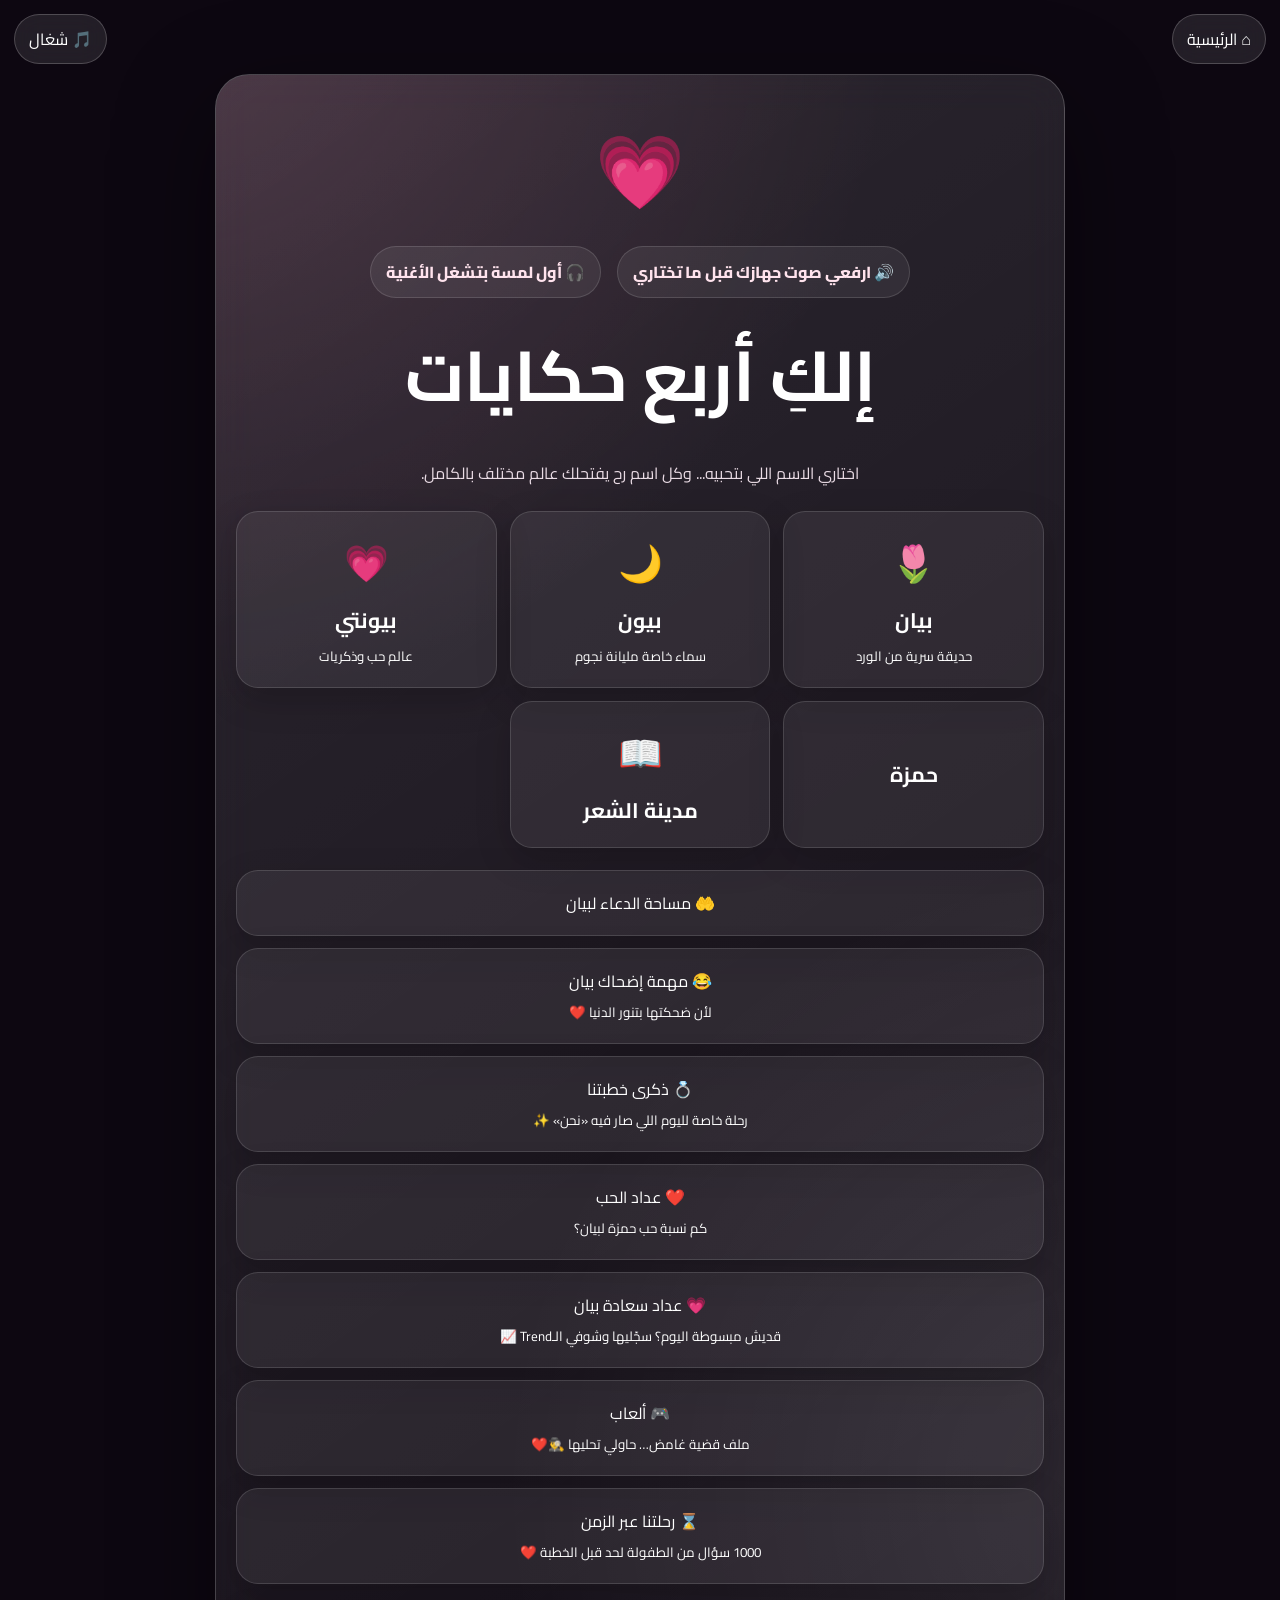
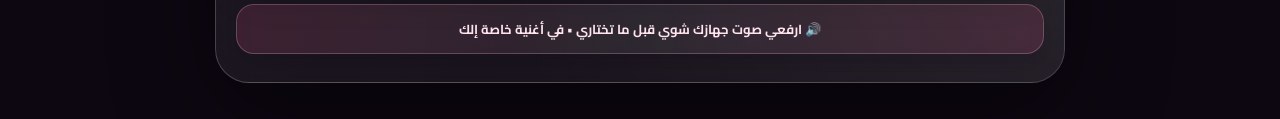
<file: index.html>
<!doctype html><html lang="ar" dir="rtl"><head><meta charset="utf-8"><meta name="viewport" content="width=device-width,initial-scale=1,viewport-fit=cover"><meta name="theme-color" content="#160a18"><title>أربع حكايات ❤️</title><link rel="stylesheet" href="worlds.css?v=delivery30"><link rel="stylesheet" href="enhancement.css?v=delivery30"><link rel="stylesheet" href="hamza-audio.css?v=delivery30"><link rel="stylesheet" href="enhancement.css"><link rel="stylesheet" href="floating-love.css?v=2"></head><body><audio id="audio" loop preload="auto"></audio><button class="home" onclick="home()">⌂ الرئيسية</button><button class="music" id="music" onclick="toggleAudio()">🎵 شغال</button><section id="start" class="screen active"><div class="card"><div class="hero">💗</div><div class="notice">🔊 ارفعي صوت جهازك قبل ما تختاري</div><div class="notice">🎧 أول لمسة بتشغل الأغنية</div><h1>إلكِ أربع حكايات</h1><p>اختاري الاسم اللي بتحبيه... وكل اسم رح يفتحلك عالم مختلف بالكامل.</p><div class="choices"><button class="tile" onclick="pick('بيان','bayan')"><span>🌷</span><b>بيان</b><small>حديقة سرية من الورد</small></button><button class="tile" onclick="pick('بيون','byoun')"><span>🌙</span><b>بيون</b><small>سماء خاصة مليانة نجوم</small></button><button class="tile" onclick="pick('بيونتي','byonti')"><span>💗</span><b>بيونتي</b><small>عالم حب وذكريات</small></button><button class="tile" onclick="showHamza()"><b>حمزة</b></button></div><a class="tile" href="dua-space.html" style="display:block;text-decoration:none;margin-top:16px">🤲 مساحة الدعاء لبيان</a><a class="tile" href="laugh-mission.html" style="display:block;text-decoration:none;margin-top:12px">😂 مهمة إضحاك بيان<br><small>لأن ضحكتها بتنور الدنيا ❤️</small></a><a class="tile" href="anniversary.html" style="display:block;text-decoration:none;margin-top:12px">💍 ذكرى خطبتنا<br><small>رحلة خاصة لليوم اللي صار فيه «نحن» ✨</small></a><a class="tile" href="love-meter.html" style="display:block;text-decoration:none;margin-top:12px">❤️ عداد الحب<br><small>كم نسبة حب حمزة لبيان؟</small></a><a class="tile" href="happiness-v2.html?v=fix1" style="display:block;text-decoration:none;margin-top:12px">💗 عداد سعادة بيان<br><small>قديش مبسوطة اليوم؟ سجّليها وشوفي الـTrend 📈</small></a><a class="tile" href="games.html" style="display:block;text-decoration:none;margin-top:12px">🎮 ألعاب<br><small>ملف قضية غامض… حاولي تحليها 🕵️‍♂️❤️</small></a><a class="tile" href="time-machine.html" style="display:block;text-decoration:none;margin-top:12px">⌛ رحلتنا عبر الزمن<br><small>1000 سؤال من الطفولة لحد قبل الخطبة ❤️</small></a></div></section><section id="bayan" class="screen"><div class="bg bayan"></div><div class="card"><div class="hero">🌷</div><h2>حديقة بيان السرية</h2><p>مش مجرد أزرار... الحديقة بتتغير مع كل لمسة.</p><div class="stage" id="bayanStage"></div><div id="bayanMsg" class="msg"></div><div class="tools"><button class="tile" onclick="garden()">🌿 فتشي بالحديقة</button><button class="tile" onclick="flowerGame()">🌱 ازرعي وردة</button><button class="tile" onclick="huntHearts()">❤️ صيد القلوب</button><button class="tile" onclick="bouquetGame()">💐 اصنعي باقة الورد</button><button class="tile" onclick="msg('bayanMsg','بيان، في أشياء حلوة ما بتنحكى... بس بتنحس 🌷❤️')">💌 افتحي سر صغير</button><button class="tile" onclick="openEnvelope()">✉️ رسالتك الخاصة</button><a class="tile" href="dua-space.html" style="display:block;text-decoration:none">🤲 مساحة الدعاء</a></div></div></section><section id="bayanLetter" class="screen"><div class="bg bayan"></div><div class="card letterCard"><button class="backWorld" onclick="go('bayan')">↩️ رجوع لحديقة بيان</button><div class="hero">💌</div><h2>رسالة لبيان</h2><p>اضغطي الظرف وافتحيه بهدوء ❤️</p><div class="envelope" onclick="this.classList.toggle('open')"><div class="envbody"></div><div class="paper"></div><div class="flap"></div><div class="seal">❤️</div></div></div></section><section id="byoun" class="screen"><div class="bg byoun"></div><div class="card"><div class="hero">🌙</div><h2>سماء بيون</h2><p>كل نجمة إلها مكان... وإذا اكتملت الكوكبة بتطلع المفاجأة.</p><div class="stage" id="byounStage"></div><div id="byounMsg" class="msg"></div><div class="tools"><button class="tile" onclick="constellation()">✨ كوّني الكوكبة</button><button class="tile" onclick="moon()">🌙 أسرار القمر</button><button class="tile" onclick="starCatch()">⭐ اصطادي النجوم</button><button class="tile" onclick="rain(['⭐','🌙','💙'],35)">🌌 مطر النجوم</button></div></div></section><section id="byonti" class="screen"><div class="bg byonti"></div><div class="card"><div class="hero">💗</div><h2>عالم بيونتي</h2><p>هون الحب مش كلام وبس... في مفاجآت وذكريات لازم تكتشفيها.</p><div class="stage" id="byontiStage"></div><div id="byontiMsg" class="msg"></div><div class="tools"><button class="tile" onclick="heartBeat()">💓 خلي القلب ينبض</button><button class="tile" onclick="msg('byontiMsg','كل ما أعد الأشياء الحلوة بحياتي... اسمك بينهم أول واحد ❤️')">🫶 ذكرى مخفية</button><button class="tile" onclick="rain(['❤️','💗','💖','💕'],45)">🌧️ مطر الحب</button></div></div></section><section id="hamzaPage" class="screen hamzaPage"><div class="card hamzaCard"><button class="backWorld" onclick="go('start')">↩️ رجوع</button><div class="hero">❤️</div><div class="hamzaText"><div>الاشي الوحيد الي بقلب حمزة هو انت</div><div>💚بحبك بيان💚</div><div>🩷بحبك بيون🩷</div><div>❤️بحبك بيونتي❤️</div></div></div></section><script src="worlds.js?v=delivery30"></script><script src="enhancement.js?v=delivery30"></script><script src="fixes.js?v=delivery30"></script><script src="final-fixes.js?v=delivery30"></script><script src="final-choice-fix.js?v=delivery30"></script><script src="hamza-audio.js?v=delivery30"></script><script src="orbit-controls.js?v=delivery30"></script><script src="poem-city.js?v=delivery30"></script><script src="enhancement.js"></script><script src="floating-love.js?v=2"></script></body></html>
</file>
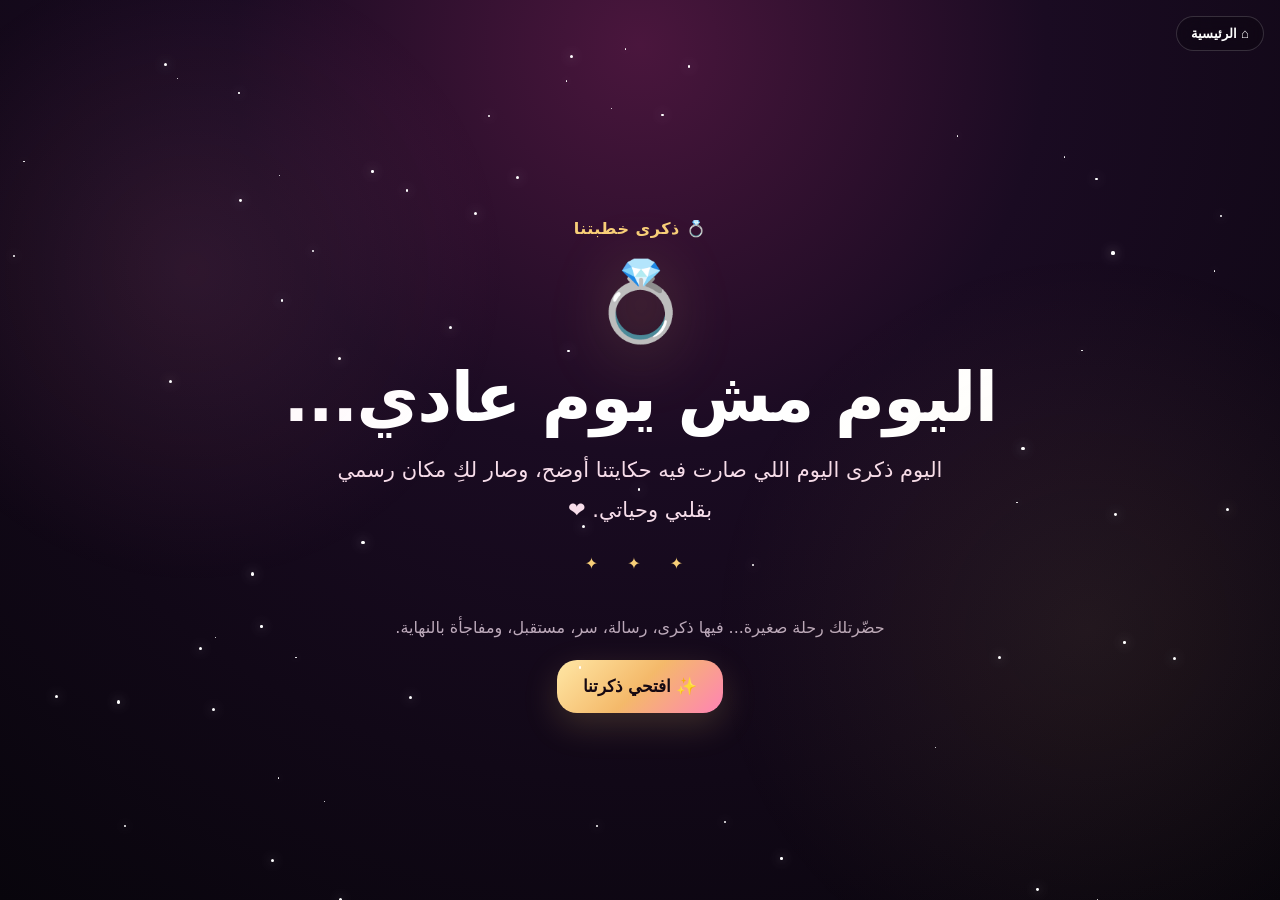
<file: anniversary.html>
<!doctype html>
<html lang="ar" dir="rtl">
<head>
<meta charset="utf-8">
<meta name="viewport" content="width=device-width,initial-scale=1,viewport-fit=cover">
<meta name="theme-color" content="#100817">
<title>ذكرى خطبتنا — بيان وحمزة ❤️</title>
<link rel="stylesheet" href="anniversary.css?v=1">
</head>
<body class="ann-body">
<div class="ann-stars" id="annStars"></div>
<button class="ann-home" onclick="location.href='index.html'">⌂ الرئيسية</button>
<main class="ann-page">
  <section class="ann-screen active" id="annIntro">
    <div class="ann-kicker">💍 ذكرى خطبتنا</div>
    <div class="ann-ring">💍</div>
    <h1>اليوم مش يوم عادي...</h1>
    <p class="ann-lead">اليوم ذكرى اليوم اللي صارت فيه حكايتنا أوضح، وصار لكِ مكان رسمي بقلبي وحياتي. ❤️</p>
    <div class="ann-divider">✦ ✦ ✦</div>
    <p class="ann-soft">حضّرتلك رحلة صغيرة... فيها ذكرى، رسالة، سر، مستقبل، ومفاجأة بالنهاية.</p>
    <button class="ann-btn" onclick="startAnniversary()">✨ افتحي ذكرتنا</button>
  </section>

  <section class="ann-screen" id="annJourney">
    <div class="ann-top"><span>رحلة اليوم</span><span id="annStep">1 / 5</span></div>
    <div class="ann-progress"><i id="annProgress"></i></div>
    <div class="ann-panel" id="annPanel"></div>
    <div class="ann-nav"><button class="ann-btn ghost" id="annNext" onclick="nextChapter()">كمّلي الرحلة ✨</button></div>
  </section>
</main>

<div class="ann-modal" id="secretModal" aria-hidden="true">
  <div class="ann-modal-box">
    <button class="ann-close" onclick="closeSecret()">×</button>
    <div class="ann-lock">🔐</div>
    <h2>الصندوق السري</h2>
    <p>ثلاثة أسئلة... وإذا عرفتي حمزة منيح، القفل رح يفتح. ❤️</p>
    <div id="quizArea"></div>
  </div>
</div>

<div class="ann-modal" id="giftModal" aria-hidden="true">
  <div class="ann-modal-box gift-box">
    <div class="gift">🎁</div>
    <h2>هدية الذكرى</h2>
    <p>في أشياء بالحياة بنحتفل فيها مرة، وفي أشياء بنحتفل فيها كل سنة لأننا بنحب نتذكر كيف بدأت.</p>
    <div class="ann-letter">
      <p>بيان ❤️</p>
      <p>اليوم ذكرى خطبتنا، بس بالنسبة إلي هي أكثر من تاريخ. هي ذكرى اليوم اللي صار عندي سبب جديد أفرح بالمستقبل.</p>
      <p>إذا كان هذا أول فصل من حكايتنا، فأنا متحمس لكل الفصول اللي لسا ما كتبناها... معك.</p>
      <strong>كل سنة وإنتِ بيانتي، وكل سنة وحكايتنا أحلى. ❤️</strong>
    </div>
    <button class="ann-btn" onclick="closeGift()">أكمل للنهاية ✨</button>
  </div>
</div>
<script src="anniversary.js?v=1"></script>
</body>
</html>
</file>
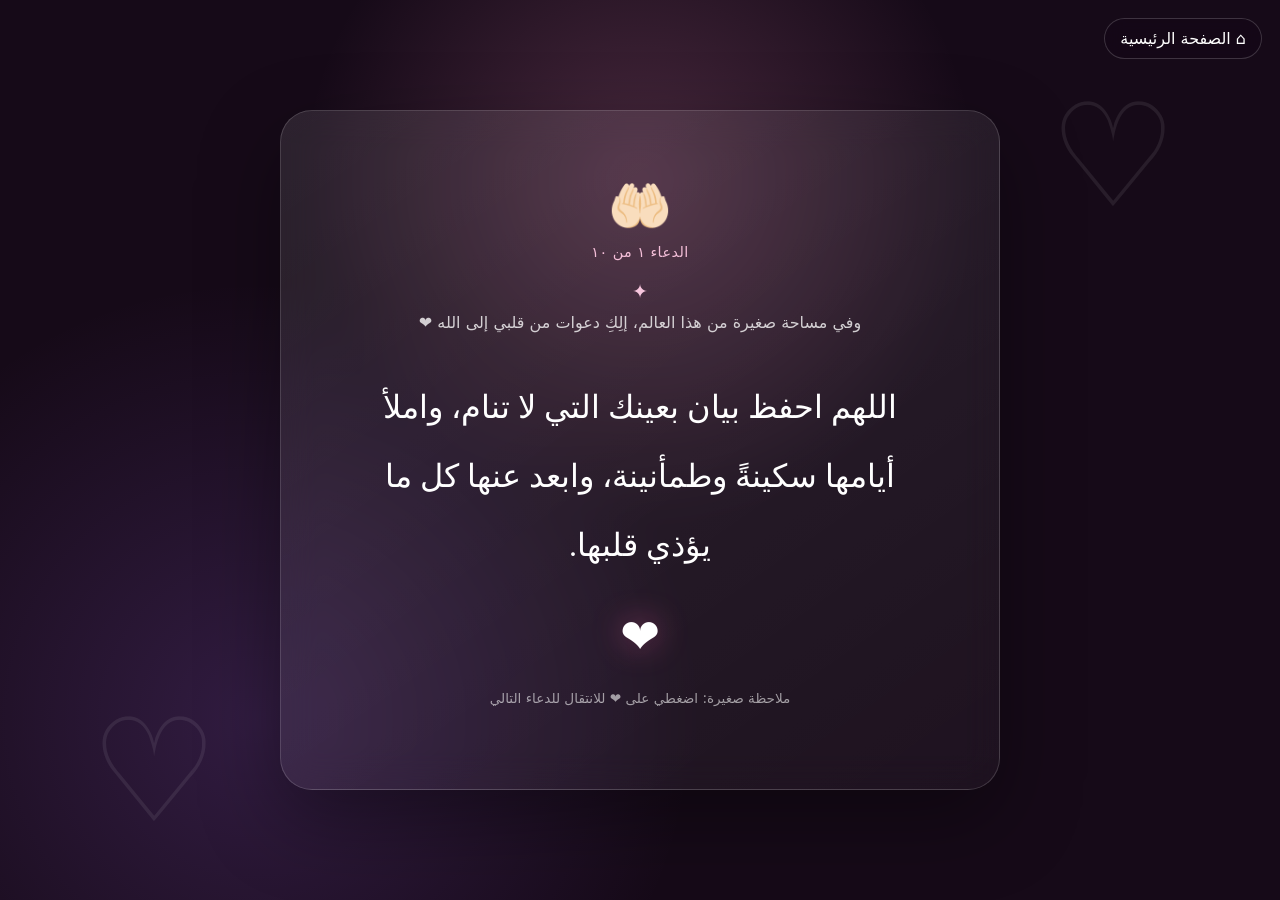
<file: dua-space.html>
<!doctype html>
<html lang="ar" dir="rtl">
<head>
<meta charset="utf-8">
<meta name="viewport" content="width=device-width,initial-scale=1,viewport-fit=cover">
<meta name="theme-color" content="#160a18">
<title>مساحة الدعاء لبيان ❤️</title>
<link rel="stylesheet" href="worlds.css?v=delivery30">
<link rel="stylesheet" href="dua-space.css?v=1">
<link rel="stylesheet" href="floating-love.css?v=2">
</head>
<body>
<div class="dua-bg" aria-hidden="true"></div>
<main class="dua-page">
  <button class="dua-back" onclick="location.href='index.html'">⌂ الصفحة الرئيسية</button>
  <section class="dua-card" id="duaCard">
    <div class="dua-top">🤲🏻</div>
    <div class="progress" id="progress">الدعاء ١ من ١٠</div>
    <div class="dua-ornament">✦</div>
    <p class="intro">وفي مساحة صغيرة من هذا العالم، إلِكِ دعوات من قلبي إلى الله ❤️</p>
    <div class="dua-text" id="duaText"></div>
    <div class="dua-heart" id="nextHeart" role="button" tabindex="0" aria-label="الدعاء التالي">❤️</div>
    <p class="hint" id="hint">ملاحظة صغيرة: اضغطي على ❤️ للانتقال للدعاء التالي</p>
  </section>
</main>
<script src="dua-space.js?v=1"></script>
<script src="floating-love.js?v=2"></script>
</body>
</html>
</file>
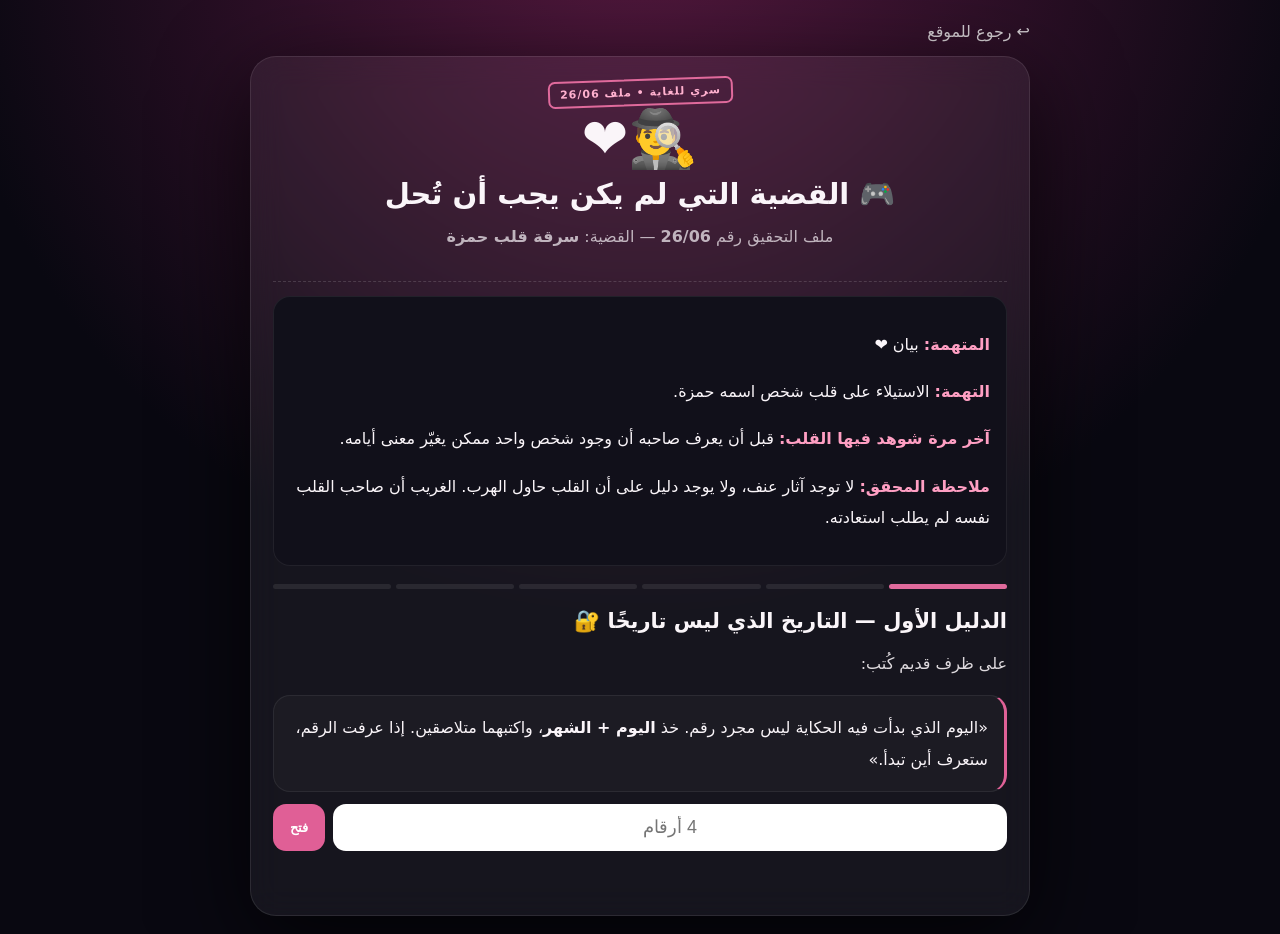
<file: games.html>
<!doctype html>
<html lang="ar" dir="rtl">
<head>
<meta charset="utf-8">
<meta name="viewport" content="width=device-width,initial-scale=1">
<meta name="theme-color" content="#090811">
<title>🎮 الألعاب — القضية 26/06</title>
<style>
*{box-sizing:border-box}
body{margin:0;min-height:100vh;font-family:system-ui,-apple-system,"Segoe UI",sans-serif;background:radial-gradient(circle at 50% -10%,#55183f,#090811 58%);color:#faf5f9;padding:18px;overflow-x:hidden}
.wrap{max-width:780px;margin:auto;position:relative;z-index:2}
.back{display:inline-block;color:#fff;text-decoration:none;margin:4px 0 15px;opacity:.8}
.case{background:rgba(255,255,255,.055);border:1px solid #ffffff18;border-radius:26px;padding:22px;box-shadow:0 25px 90px #000b;backdrop-filter:blur(16px)}
.head{text-align:center;border-bottom:1px dashed #ffffff25;padding-bottom:19px}
.stamp{display:inline-block;border:2px solid #e06a9c;color:#ffb1cf;padding:5px 10px;border-radius:7px;transform:rotate(-2deg);font-weight:900;font-size:11px;letter-spacing:1px}
.icon{font-size:56px}.head h1{margin:5px 0;font-size:29px}.head p{opacity:.7}
.file,.clue{background:#11101a;border:1px solid #ffffff12;border-radius:17px;padding:16px;margin-top:14px;line-height:1.95}
.file b{color:#ff9fc3}.clue{border-right:3px solid #df6197;background:#ffffff07}
.stage{margin-top:20px}.stage h2{margin:0 0 8px;font-size:21px}.stage p{line-height:1.9;opacity:.88}
.progress{display:flex;gap:5px;margin:18px 0}.dot{height:5px;flex:1;border-radius:10px;background:#ffffff15}.dot.on{background:#e06a9c}
.choices{display:grid;gap:10px;margin-top:14px}
.choice,.suspect{border:1px solid #ffffff18;background:#ffffff08;color:#fff;border-radius:15px;padding:14px;text-align:right;font-size:16px;cursor:pointer;transition:.2s}
.choice:hover,.suspect:hover{background:#ffffff12;transform:translateY(-1px)}.choice:disabled{opacity:.55;cursor:default}
.feedback{min-height:30px;margin-top:12px;color:#ffb2cf;font-weight:700}.hidden{display:none!important}
.code{display:flex;gap:8px;margin-top:12px}.code input{flex:1;background:#fff;color:#111;border:0;border-radius:13px;padding:13px;text-align:center;font-size:18px}
.code button,.finalBtn{border:0;border-radius:13px;background:#e05f96;color:#fff;padding:12px 17px;font-weight:800;cursor:pointer}
.suspects{display:grid;grid-template-columns:1fr 1fr;gap:10px}.suspect{text-align:center}
.letter{font-size:17px;line-height:2}.final{margin-top:23px;text-align:center;padding:24px;border-radius:22px;background:linear-gradient(145deg,#3b162f,#15101c);border:1px solid #ff78aa35}
.seal{font-size:48px}.answer{font-size:23px;font-weight:900;color:#ffacc9}.note{opacity:.72;font-size:13px}.heartline{font-size:28px;letter-spacing:6px;opacity:.75}
#caseSong{display:none}
.romantic{margin-top:18px;min-height:520px;position:relative;overflow:hidden;border-radius:28px;border:1px solid #ff82b733;background:radial-gradient(circle at 50% 20%,#5b1c48 0,#211024 42%,#0d0a13 78%);padding:28px 20px;box-shadow:0 20px 90px #000c}
.romantic:before{content:"";position:absolute;inset:-40%;background:radial-gradient(circle,#ff82b722 0 2px,transparent 3px);background-size:34px 34px;animation:stars 18s linear infinite;opacity:.55}
@keyframes stars{to{transform:translate(34px,34px)}}
.reveal{position:relative;z-index:3;text-align:center;animation:rise 1.1s ease both}
@keyframes rise{from{opacity:0;transform:translateY(20px) scale(.97)}to{opacity:1;transform:none}}
.bigHeart{font-size:74px;filter:drop-shadow(0 0 24px #ff4f9a);animation:pulse 1.7s ease-in-out infinite}
@keyframes pulse{50%{transform:scale(1.08);filter:drop-shadow(0 0 42px #ff6cae)}}
.reveal h2{font-size:28px;margin:8px 0;color:#ffd2e4}.reveal .lead{font-size:18px;line-height:2;margin:8px auto 22px;max-width:600px}
.phrase{min-height:74px;display:flex;align-items:center;justify-content:center;padding:14px 18px;border-radius:18px;background:#ffffff0b;border:1px solid #ff9bc72c;color:#ffe8f1;font-size:19px;line-height:1.9;box-shadow:0 10px 35px #0005;animation:fadePhrase .9s ease both}
@keyframes fadePhrase{from{opacity:0;transform:translateY(10px)}to{opacity:1;transform:none}}
.hearts{position:absolute;inset:0;pointer-events:none;overflow:hidden;z-index:1}
.floatHeart{position:absolute;bottom:-60px;opacity:0;animation:floatUp var(--d) linear infinite;animation-delay:var(--delay);font-size:var(--s)}
@keyframes floatUp{0%{transform:translateY(0) scale(.8) rotate(0);opacity:0}12%{opacity:.7}80%{opacity:.35}100%{transform:translateY(-620px) translateX(var(--x)) scale(1.25) rotate(18deg);opacity:0}}
.divider{margin:30px auto 20px;display:flex;align-items:center;gap:12px;justify-content:center;color:#ffabc9;opacity:.75}.divider:before,.divider:after{content:"";height:1px;width:80px;background:#ffabc955}
.prayersTitle{font-size:22px;margin:0 0 6px;color:#ffd5e5}.prayersSub{opacity:.72;font-size:14px;margin:0 0 18px}
.prayer{margin:12px 0;padding:17px 16px;border-radius:19px;background:linear-gradient(145deg,#ffffff0a,#ffffff04);border:1px solid #ffffff12;text-align:right;line-height:2;font-size:16px;box-shadow:0 12px 30px #0004}
.prayer:before{content:"♡";color:#ff9fc5;font-size:22px;display:block;margin-bottom:3px}
.endLove{margin-top:24px;padding:20px;border-radius:22px;background:#ff6a9f12;border:1px solid #ff8ebc33;color:#ffe1ed;line-height:2;font-size:19px}
.signature{margin-top:15px;color:#ffb5d0;font-weight:800;font-size:20px}
.songNote{margin-top:14px;font-size:13px;opacity:.78}.songBtn{display:none}
.revealGlow{position:absolute;inset:0;pointer-events:none;background:radial-gradient(circle at 50% 45%,#ff8fbd18,transparent 38%);animation:glow 2.8s ease-in-out infinite}
@keyframes glow{50%{opacity:.45;transform:scale(1.08)}}
.burstHeart{position:fixed;z-index:50;pointer-events:none;font-size:var(--s);left:50%;top:48%;animation:burst 1.8s ease-out forwards}
@keyframes burst{0%{opacity:0;transform:translate(-50%,-50%) scale(.3)}12%{opacity:1}100%{opacity:0;transform:translate(calc(-50% + var(--x)),calc(-50% + var(--y))) rotate(var(--r)) scale(1.35)}}
.loveLine{margin:12px auto;max-width:620px;color:#ffd5e5;font-size:17px;line-height:2;opacity:.9}.loveLine b{color:#ffb2ce}
@media(max-width:500px){.suspects{grid-template-columns:1fr}.head h1{font-size:25px}.romantic{padding:24px 14px}.reveal h2{font-size:24px}.phrase{font-size:17px}}
</style>
</head>
<body>
<main class="wrap">
<a class="back" href="index.html">↩️ رجوع للموقع</a>
<section class="case">
<div class="head"><div class="stamp">سري للغاية • ملف 26/06</div><div class="icon">🕵️‍♂️❤️</div><h1>🎮 القضية التي لم يكن يجب أن تُحل</h1><p>ملف التحقيق رقم <b>26/06</b> — القضية: <b>سرقة قلب حمزة</b></p></div>
<div class="file">
<p><b>المتهمة:</b> بيان ❤️</p><p><b>التهمة:</b> الاستيلاء على قلب شخص اسمه حمزة.</p><p><b>آخر مرة شوهد فيها القلب:</b> قبل أن يعرف صاحبه أن وجود شخص واحد ممكن يغيّر معنى أيامه.</p><p><b>ملاحظة المحقق:</b> لا توجد آثار عنف، ولا يوجد دليل على أن القلب حاول الهرب. الغريب أن صاحب القلب نفسه لم يطلب استعادته.</p>
</div>
<div class="progress"><i class="dot on"></i><i class="dot"></i><i class="dot"></i><i class="dot"></i><i class="dot"></i><i class="dot"></i></div>
<section id="s1" class="stage">
<h2>الدليل الأول — التاريخ الذي ليس تاريخًا 🔐</h2><p>على ظرف قديم كُتب:</p>
<div class="clue">«اليوم الذي بدأت فيه الحكاية ليس مجرد رقم. خذ <b>اليوم + الشهر</b>، واكتبهما متلاصقين. إذا عرفت الرقم، ستعرف أين تبدأ.»</div>
<div class="code"><input id="c1" inputmode="numeric" placeholder="4 أرقام"><button onclick="check1()">فتح</button></div><div class="feedback" id="f1"></div>
</section>
<section id="s2" class="stage hidden"><h2>الدليل الثاني — ستة أسطر… وثلاثة منها تعرف الحقيقة 🕯️</h2><p>اختاري <b>ثلاثة</b> أسطر فقط. لا تبحثي عن كلمة «حب»؛ ابحثي عن شيء يحدث عندما تكون بيان موجودة.</p><div class="choices">
<button class="choice" onclick="witness(this,true)">«كان يبتسم قبل أن ينتبه أنه يبتسم.»</button><button class="choice" onclick="witness(this,false)">«تلك الليلة كان القمر واضحًا.»</button><button class="choice" onclick="witness(this,true)">«وجودها كان يجعل اليوم العادي يبدو أخف.»</button><button class="choice" onclick="witness(this,false)">«كان الطريق مزدحمًا كعادته.»</button><button class="choice" onclick="witness(this,true)">«كلما نادته باسمه، كان في صوته شيء لا يظهر مع أحد.»</button><button class="choice" onclick="witness(this,false)">«كان هاتفه ممتلئًا بالرسائل.»</button>
</div><div class="feedback" id="f2"></div></section>
<section id="s3" class="stage hidden"><h2>الدليل الثالث — الرسالة التي انقسم معناها 🧩</h2><p>في ورقة ممزقة، وجد المحقق أربع جمل. واحدة منها ليست دليلًا على السرقة… بل دليل على أن «الضحية» نفسها لا تريد النجاة.</p><div class="choices">
<button class="choice" onclick="riddle(0)">«أبحث عن قلبي لأنني فقدته.»</button><button class="choice" onclick="riddle(1)">«كل دليل يقودني إلى بيان.»</button><button class="choice" onclick="riddle(2)">«ربما كان قلبي في المكان الخطأ.»</button><button class="choice" onclick="riddle(3)">«كلما اقتربت من استرجاعه، اكتشفت أنني لا أريد استرجاعه أصلًا.»</button>
</div><div class="feedback" id="f3"></div><div id="clue3" class="clue hidden"></div></section>
<section id="s4" class="stage hidden"><h2>الدليل الرابع — غرفة الأدلة ❤️‍🩹</h2><p>ضعي الأدلة بجانب بعضها. هذه المرة لا يوجد جواب واضح.</p>
<div class="clue"><b>الدليل A:</b> القلب لم يختفِ فجأة؛ اختار البقاء.</div><div class="clue"><b>الدليل B:</b> الشهادات لا تتحدث عن شكل بيان… بل عن أثر وجودها.</div><div class="clue"><b>الدليل C:</b> صاحب القلب يعرف أين هو، ومع ذلك لا يريد استعادته.</div><div class="clue"><b>الدليل D:</b> تاريخ الملف هو 26/06، لكن القضية بدأت قبل أن يُكتب الملف.</div><div class="clue"><b>الدليل E:</b> في كل مرة حاول التحقيق أن يجد سببًا واحدًا، وجد أسبابًا أكثر.</div>
<p><b>مين بتحمّلي مسؤولية بقاء القلب؟</b></p><div class="suspects"><button class="suspect" onclick="theory('bayan')">❤️ بيان</button><button class="suspect" onclick="theory('heart')">🫀 القلب نفسه</button><button class="suspect" onclick="theory('hamza')">📝 صاحب القلب</button><button class="suspect" onclick="theory('time')">⏳ الوقت</button></div><div class="feedback" id="f4"></div></section>
<section id="s5" class="stage hidden"><h2>الدليل الخامس — الرسالة المخفية ✉️</h2><p>وصل ظرف أخير. فيه رسالة قصيرة، لكن أول حرف من كل سطر مهم.</p><div class="clue letter">
<p>بِوجودك صار للضحكة معنى.</p><p>يَكفي أحيانًا إنك تكوني موجودة.</p><p>اِنتِ من الأشياء الحلوة اللي صارت بحياتي.</p><p>نَفسي أشوفك دايمًا مبسوطة.</p><div style="height:10px"></div>
<p>بِسمة منك بتكفّي تغيّر يوم كامل.</p><p>يَكفي صوتك عشان يهدى بالي.</p><p>وَكل تفصيلة فيكي إلها مكان بقلبي.</p><p>نَظرتك إلها أثر ما بنوصف.</p><div style="height:10px"></div>
<p>بِكل مرة أحكي عن الفرح، بتيجي ببالي ضحكتك.</p><p>يَوم بعد يوم صار وجودك أغلى.</p><p>وَحتى الأشياء العادية بتصير أحلى لما تكوني فيها.</p><p>نَفسي أشوفك دايمًا مبسوطة.</p><p>تَفاصيلك الصغيرة صارت من أجمل الأشياء.</p><p>يَكفي وجودك عشان اليوم يكون أحلى.</p><div style="height:10px"></div>
<p>بِساطة وجودك لحالها بتفرق.</p><p>حَتى الكلام الكثير ما بكفي يوصفك.</p><p>بِكل دعوة حلوة بذكر اسمك.</p><p>كُل أشي حلو بتمنّاه إلك من قلبي.</p>
</div><p>خذي أوائل السطور على أربع مجموعات. كل مجموعة إلها كلمة لحالها ❤️</p><div class="choices">
<button class="choice" onclick="secret(0)">«بيان» — «بيون» — «بيونتي» — «بحبك» ❤️</button><button class="choice" onclick="secret(1)">«بيون» — «بيان» — «بحبك» — «بيونتي»</button><button class="choice" onclick="secret(2)">«بيان» — «بيونتي» — «بيون» — «بحبك»</button><button class="choice" onclick="secret(3)">«بيوتي» — «بيان» — «بيون» — «بحبك»</button>
</div><div class="feedback" id="f5"></div></section>
<section id="s6" class="stage hidden"><h2>الملف الأخير — السؤال الذي لا ينفع معه التخمين 🕯️</h2><div class="clue">إذا كانت المتهمة هي بيان، والدليل الحقيقي هو أثر وجودها، والقلب اختار البقاء، والرسالة تخفي اسمًا… فما هي الجريمة الحقيقية؟</div><div class="choices">
<button class="choice" onclick="finish(0)">سرقة قلب حمزة.</button><button class="choice" onclick="finish(1)">أنها جعلت صاحب القلب يحب وجودها لدرجة أنه لم يعد يريد قلبه قبلها.</button><button class="choice" onclick="finish(2)">إخفاء الأدلة عن المحقق.</button>
</div><div class="feedback" id="f6"></div></section>
<div id="final" class="final hidden"><div class="seal">❤️‍🔥</div><div class="stamp">حُسمت القضية</div><h2>ملف القضية: سرقة قلبي</h2><p class="answer">المتهمة: بيان ❤️</p><p>التهمة: سرقة قلب شخص اسمه حمزة.</p><p><b>الأدلة:</b> ابتسامتها، كلامها، وجودها، وكل مرة بتخليه يبتسم بدون سبب.</p><p><b>الحكم:</b> تبقى صاحبة القلب للأبد ❤️</p><div class="file"><b>ملاحظة المحقق:</b><br>حاولت أسترجع قلبي…<br>بس اكتشفت إني مش حابب آخذه أصلًا. ❤️<br><br><span class="heartline">♡ ♥ ♡ ♥ ♡</span></div><p class="note">أُغلقت القضية… لكن الملف لا يزال يحتفظ باسمها في كل صفحة.</p></div>
<section id="romanticReveal" class="romantic hidden"><div class="hearts">
<span class="floatHeart" style="left:6%;--d:8s;--delay:0s;--s:18px;--x:25px">♡</span><span class="floatHeart" style="left:18%;--d:10s;--delay:2s;--s:25px;--x:-30px">♥</span><span class="floatHeart" style="left:31%;--d:9s;--delay:1s;--s:16px;--x:40px">♡</span><span class="floatHeart" style="left:45%;--d:11s;--delay:3s;--s:28px;--x:-45px">♥</span><span class="floatHeart" style="left:58%;--d:8s;--delay:1.5s;--s:20px;--x:35px">♡</span><span class="floatHeart" style="left:72%;--d:10s;--delay:4s;--s:24px;--x:-25px">♥</span><span class="floatHeart" style="left:87%;--d:9s;--delay:.5s;--s:18px;--x:30px">♡</span>
</div><div class="reveal"><div class="revealGlow"></div><div class="bigHeart">❤️</div><h2>خلصت القضية… بس في شغلة ما خلصت.</h2><p class="loveLine"><b>بيونتي،</b> لو كل هالقضية كانت عشان أوصلك لهون… فهي أحلى قضية دخلت فيها بحياتي ❤️</p><p class="lead">كل الأدلة كانت بتحكي عن نفس الشي…<br>إنه وجودك بحياة حمزة صار إله معنى أكبر من أي دليل.</p><div id="phrase" class="phrase">بيونتي… في أشياء ما بدها دليل عشان تكون حقيقة ❤️</div>
<div class="divider">♡</div><h3 class="prayersTitle">وهسا أهم جزء… الدعاء ❤️</h3><p class="prayersSub">لأن أجمل اشي ممكن ينحكى عن بيان، ينحكى بدعوة بيني وبين ربنا.</p>
<div class="prayer">يا رب باسمك الأعظم يا رب يا أحد يا صمد يا من لم يلد ولم يولد ولم يكن له كفواً أحد، أسألك يا الله أن تحفظ بيان وتسعدها وترضى عنها وترضيها، وتخفف عنها وتهون عليها الدنيا، وتجعلها من المفلحين الصالحين المصلحين ممن رضيت عنهم.</div>
<div class="prayer">يا رب احفظ بيان من كل تعب ومن كل حزن ومن كل شيء ممكن يوجع قلبها، واكتب إلها أيام حلوة وراحة بال وسكينة، وكل ما تتمنى يكون إلها فيه خير قرّبه منها يا رب.</div>
<div class="prayer">يا رب لا تريني في بيان أي مكروه، ولا تجعل في طريقها شيء يكسر خاطرها، واحفظ ضحكتها وقلبها وروحها، وخليها دايمًا بخير وأسعد مما أتمنى إلها.</div>
<div class="prayer">يا رب احفظ حبنا، وأدم بيننا المودة والمحبة والرحمة والسكينة والألفة والود، وبارك فيه وزد فيه، واجعل كل يوم بيننا سببًا للخير والقرب منك.</div>
<div class="prayer">يا رب اجمعني ببيان في الدنيا على خير، واكتب إلنا حياة فيها راحة ومودة ورضا، واجعلنا لبعض عونًا وسندًا، وخلّي أيامنا الجاية أحلى من كل الأيام اللي راحت.</div>
<div class="prayer">يا رب إذا تعبت بيان فقوّيها، وإذا ضاقت عليها الدنيا وسّعها عليها، وإذا خافت طمّن قلبها، وإذا دعتك بشيء فيه خير إلها فلا ترد إلها دعاء، واكتب إلها فوق اللي تتمناه.</div>
<div class="prayer">يا رب ارزق بيان من الخير أكثر مما تتمنى، ومن الفرح أكثر مما تتوقع، ومن راحة القلب أكثر مما أقدر أوصف، واحفظها إلي ولأهلها وأحبابها، وبارك بعمرها وأيامها.</div>
<div class="prayer">يا رب اجعل القرآن نورًا في قلب بيان، وراحة في صدرها، وبركة في عمرها، واكتب إلها بكل حرف حسنات، واجعلها من أهل القرآن الذين هم أهلك وخاصتك.</div>
<div class="prayer">يا رب كل أمنية حلوة في قلب بيان وما فيها إلا خير، حققها إلها على أجمل وقت وأجمل طريقة، ولا تجعل إلها دعوة إلا وكتبت إلها فيها خيرًا، ولا تجعل إلها طريقًا إلا وفتحت إلها فيه أبواب فضلك.</div>
<div class="prayer">يا رب احفظنا من كل شيء ممكن يفرق بينا، وخلّي المودة بيننا تكبر مع الأيام، واكتب إلنا الخير وين ما كان، وارضَ عنا وارضّنا، واجعل نهاية كل دعاء دعاءً مستجابًا يا رب.</div>
<div class="prayer">يا رب خلي قلب بيان مرتاح، ونفسها مطمئنة، وأيامها خفيفة عليها، وكل باب خير يكون قدامها مفتوح، وكل باب شر يكون بعيد عنها يا رب.</div>
<div class="prayer">يا رب إذا كان في قلب بيان أمنية ما حكتها لحد، فأنت أعلم فيها، فحقق إلها منها الخير وأفرح قلبها فيها، ولا تجعل انتظارها يطول يا رب.</div>
<div class="prayer">يا رب احفظ أهل بيان إلها واحفظها إلهم، وخلّي المحبة بينهم دايمة، ولا تشوف بعينها ولا تسمع بأذنها ولا بقلبها إلا كل خير وراحة وسعادة.</div>
<div class="prayer">يا رب اجعلني لبيان راحة وأمان وسند، واجعلها إلي راحة وأمان وسند، وعلّمنا دايمًا كيف نكون لبعضنا خير، وكيف نحافظ على المودة والرحمة بيننا.</div>
<div class="prayer">يا رب كل يوم جديد على بيان اجعله أحسن من اللي قبله، وكل تعب مرّ عليها عوّضها عنه، وكل دمعة نزلت من عينها اجعل بعدها فرحة تليق بقلبها.</div>
<div class="endLove">مش عارف إذا القضية انحلت ولا لأ…<br>بس بعرف شغلة وحدة:<br><b>بحبك بيونتي ❤️</b><br>وبدعي ربنا كل يوم إنه يحفظك ويسعدك ويكتبلك كل الخير اللي بالدنيا.<div class="signature">— حمزة</div></div>
<div class="loveLine">بيان… يمكن التحقيق خلص، بس الكلام عنك ما بخلص.<br>بيون، إنتِ من الناس اللي وجودهم لحاله بترك أثر حلو.<br>بيونتي، كل مرة بفكر شو أحكي إلك، بلاقي كلمة وحدة أصدق من كل الكلام: <b>بحبك.</b> ❤️</div>
<div class="loveLine">بحب ضحكتك، وبحب طريقتك، وبحب التفاصيل الصغيرة اللي يمكن إنتِ ما تنتبهي إلها وأنا بلاحظها.<br>وبحب إنك إنتِ… بدون ما تكوني مضطرة تكوني أي حدا ثاني.</div>
<div class="loveLine">ولو رجعنا نفتح الملف من أول وجديد، رح تضل نفس النتيجة…<br>بيان هي الدليل، وبيون هي الاسم، وبيونتي هي صاحبة القلب. ❤️</div>
<div class="divider">♡ ♥ ♡</div>
<h3 class="prayersTitle">وآخر شي… دعاء لبيان 🤍</h3>
<div class="prayer">يا رب باسمك الأعظم يا رب يا أحد يا صمد يا من لم يلد ولم يولد ولم يكن له كفواً أحد، أسألك يا الله أن تحفظ بيان وتحميها وتسعدها وترضى عنها وترضيها، وتخفف عنها كل تعب، وتهون عليها كل صعب، وتشرح صدرها وتريح قلبها وتكتب إلها من الخير أكثر مما تتمنى.</div>
<div class="prayer">يا رب احفظ بيان لأهلها واحفظ أهلها إلها، وبارك بعمرها وصحتها وأيامها، ولا تريني فيها مكروه، ولا تجعل في طريقها وجعًا إلا وجعلت بعده راحة، ولا ضيقًا إلا وجعلت بعده فرجًا.</div>
<div class="prayer">يا رب احفظ قلب بيان من الحزن، واحفظ عيونها من الدمع إلا من الفرح، واحفظ ضحكتها من إنها تغيب، وخلي أيامها مليانة طمأنينة ورضا وسكينة وفرح حقيقي ما ينتهي.</div>
<div class="prayer">يا رب إذا كان في قلب بيان دعوة ما حكتها لحد، فأنت أعلم فيها، فحقق إلها الخير منها، وإذا كان في طريقها شيء تتمنى توصله، سهّل عليها الطريق وبارك إلها في كل خطوة.</div>
<div class="prayer">يا رب احفظ حبنا، وأدم بيننا المودة والرحمة والسكينة والألفة، واجعلنا لبعضنا خيرًا وسندًا وراحة، واكتب إلنا الخير بالدنيا واجمعنا فيه على خير، واكتب إلنا في الآخرة الفردوس الأعلى برحمتك يا أرحم الراحمين.</div>
<div class="prayer">يا رب خلي بيان دايمًا بخير، وخلي قلبها مطمئن، ونفسها مرتاحة، وأيامها أحلى من اللي قبلها، وارزقها من الفرح والرزق والنجاح والتوفيق فوق اللي تتمنى، واحفظها من كل شر ومن كل عين ومن كل سوء.</div>
<div class="prayer">يا رب اجعل القرآن نورًا في قلب بيان، وراحة في صدرها، وبركة في عمرها، واجعلها من أهله وخاصته، وارزقها فيه الثبات والطمأنينة والعمل الصالح.</div>
<div class="prayer">يا رب لا تجعل لبيان أمنية حلوة إلا وحققتها إلها إن كانت خيرًا، ولا دعوة إلا وسمعتها، ولا باب خير إلا وفتحته، ولا طريقًا مشت فيه إلا وكنت معها فيه بالحفظ والتوفيق.</div>
<div class="prayer">يا رب احفظها وين ما كانت، ومع كل خطوة تخطوها، ومع كل يوم جديد، واكتب إلها حياة هادية جميلة، وقلبًا راضيًا، ونفسًا مطمئنة، ومستقبلًا يفرح قلبها.</div>
<div class="prayer">يا رب وأهم دعوة عندي… احفظ بيان إلي ولأهلها، وأسعدها سعادة ما بعدها حزن، وخلّيها دايمًا مبسوطة ومطمئنة، وبارك إلها بكل شيء حلو بحياتها، واكتب إلها من الخير والستر والرضا فوق ما تتمنى. يا رب آمين ❤️</div>
<p class="songNote" id="songStatus">🎵 الأغنية شغّالة ❤️</p></div></section>
</section></main>
<audio id="caseSong" src="./لو%20حظي.mp3" preload="auto" playsinline loop></audio>
<script>
let selected=[];let phraseTimer;const $=id=>document.getElementById(id);
function bars(n){document.querySelectorAll('.dot').forEach((d,i)=>d.classList.toggle('on',i<n))}
function show(id){$(id).classList.remove('hidden')}function hide(id){$(id).classList.add('hidden')}
function goToStage1(){
 const target=$('s1');
 if(!target)return;
 target.classList.remove('hidden');
 const y=target.getBoundingClientRect().top+window.pageYOffset-12;
 window.scrollTo({top:y,behavior:'smooth'});
 setTimeout(()=>window.scrollTo(0,target.getBoundingClientRect().top+window.pageYOffset-12),700);
}
function check1(){if($('c1').value.trim()==='2606'){hide('s1');show('s2');bars(2)}else $('f1').textContent='❌ الرمز مش عشوائي. ارجعي للدليل: اليوم + الشهر.'}
function witness(btn,ok){if(btn.disabled)return;btn.disabled=true;if(ok){selected.push(btn);btn.style.borderColor='#e05f96';btn.style.background='#e05f9620'}else btn.style.opacity='.4';if(selected.length===3){hide('s2');show('s3');bars(3)}}
function riddle(i){if(i===3){$('clue3').textContent='الدليل الحاسم: لم يعد السؤال «وين القلب؟» بل «ليش اختار صاحبه إنه ما يرجعه؟». من هون بتبدأ الحقيقة الحقيقية للقضية.';show('clue3');setTimeout(()=>{hide('s3');show('s4');bars(4)},700)}else $('f3').textContent='🔍 مش هاد التناقض. دوري على الجملة اللي بتغيّر معنى القضية كلها.'}
function theory(t){if(t==='hamza'){$('f4').textContent='❤️‍🩹 هذا الدليل أخذك للحقيقة… بس لسا في ظرف أخير. افتحيه.';setTimeout(()=>{hide('s4');show('s5');bars(5)},700)}else $('f4').textContent='🧩 قريب… بس اسألي: مين اختار إنه القلب يضل هون؟'}
function secret(i){if(i===0){$('f5').textContent='❤️ صح… كل مجموعة طلّعت كلمة لحالها: بيان… بيون… بيونتي… بحبك ❤️';setTimeout(()=>{hide('s5');show('s6');bars(6);$('s6').scrollIntoView({behavior:'smooth',block:'start'})},900)}else $('f5').textContent='🔎 في الرسالة إشي مخفي. خذي أول حرف من كل سطر واقرئيهم على مهلك.'}
function startSong(){const song=$('caseSong');song.currentTime=0;song.muted=false;song.volume=1;const p=song.play();if(p&&typeof p.then==='function'){p.then(()=>{const status=$('songStatus');if(status)status.textContent='🎵 الأغنية شغّالة ❤️'}).catch(()=>{const status=$('songStatus');if(status)status.textContent='🎵 تعذّر تشغيل الأغنية تلقائيًا.'})}}
function startPhrases(){const phrases=['بيونتي… في أشياء ما بدها دليل عشان تكون حقيقة ❤️','من بين كل الأدلة، ضحكتك كانت أقوى دليل.','القضية انحلت… بس اسمك ظل موجود بكل صفحة.','أحلى اشي بالقضية إن النهاية طلعت مثل ما كان لازم تكون.','بيان، وجودك لحاله بغيّر شكل اليوم.','كل التفاصيل الصغيرة فيكي طلعت أهم من كل الأدلة الكبيرة.','بحبك بيون… وبحب كل لحظة بتكوني فيها مبسوطة.','عسولتي، لو في دليل على الراحة كان اسمك أول سطر فيه.','في أشياء كثيرة ممكن تنكتب… بس أهمها: بحبك بيونتي.','الحكم الأخير: خليكي دايمًا بخير، والباقي كله بهون ❤️','بيونتي، وجودك من الأشياء اللي ما بدي الأيام تاخذها مني.','لو سألوني عن أحلى دليل بالقضية… بحكيلهم اسمها بيان.','ضحكتك مش تفصيل صغير… هاي من الأشياء اللي بتخلّي اليوم أحلى.','بيون، ما بدي من هالقضية غير إنك تظلي مبسوطة وبخير.','في اسم كل ما ينحكى، بحس الدنيا صارت أهدى شوي… بيان ❤️','عسولتي، يمكن القضية سرقة قلب… بس أنا اللي كنت راضي عن السرقة من أولها.','أهم اشي طلع من التحقيق كله: إني بحب وجودك بحياتي كثير.','بيونتي، بين كل الأدلة والرسائل والظروف… إنتِ كنتِ الحقيقة الواضحة.','ولو أعيد التحقيق ألف مرة، كل الطرق رح ترجعني لنفس الاسم: بيان ❤️',"بيان، فيكي هدوء غريب بخلي الأشياء العادية إلها معنى ثاني.","بيون، إنتِ مش تفصيل بالقصة… إنتِ القصة كلها.","بيونتي، أحلى اشي إنك بتقدري تخلّي يوم عادي يصير يوم بنذكره.","كل ما أحكي عن الأشياء اللي بتسعدني، بلاقي اسمك داخل بينها بدون ما أحاول.","بيان، في أشياء بحبها فيكي ما بعرف أوصفها، بس بعرف إني بحبها.","بيونتي، وجودك قريب من القلب بطريقة ما بتنحكى بسهولة.","لو كان لازم أختار دليل واحد بالقضية، رح أختار كل لحظة ضحكتي فيها بسببك.","بيان، ما بدي من الأيام كثير… بدي أشوفك بخير ومبسوطة.","بيون، إنتِ من الأشياء اللي الواحد بحمد ربنا عليها من قلبه.","بيونتي، مهما كثرت الجمل، بضل أبسطها وأصدقها: بحبك ❤️"];let i=0;clearInterval(phraseTimer);phraseTimer=setInterval(()=>{i=(i+1)%phrases.length;const box=$('phrase');box.style.animation='none';void box.offsetWidth;box.textContent=phrases[i];box.style.animation='fadePhrase .9s ease both'},4000)}
function heartBurst(){const hearts=['❤️','💗','💖','💕','💘','💞','♡'];for(let i=0;i<34;i++){const h=document.createElement('span');h.className='burstHeart';h.textContent=hearts[Math.floor(Math.random()*hearts.length)];h.style.setProperty('--s',(16+Math.random()*24)+'px');h.style.setProperty('--x',(-180+Math.random()*360)+'px');h.style.setProperty('--y',(-220+Math.random()*440)+'px');h.style.setProperty('--r',(-35+Math.random()*70)+'deg');document.body.appendChild(h);setTimeout(()=>h.remove(),1900)}}
function finish(i){if(i===1){startSong();heartBurst();hide('s6');show('final');bars(6);setTimeout(()=>{show('romanticReveal');$('romanticReveal').scrollIntoView({behavior:'smooth',block:'start'});startPhrases()},450)}else $('f6').textContent='❌ هذا جزء من القضية، بس مش الحقيقة كاملة. اجمعي كل الأدلة قبل الحكم.'}
</script>
</body>
</html>
</file>
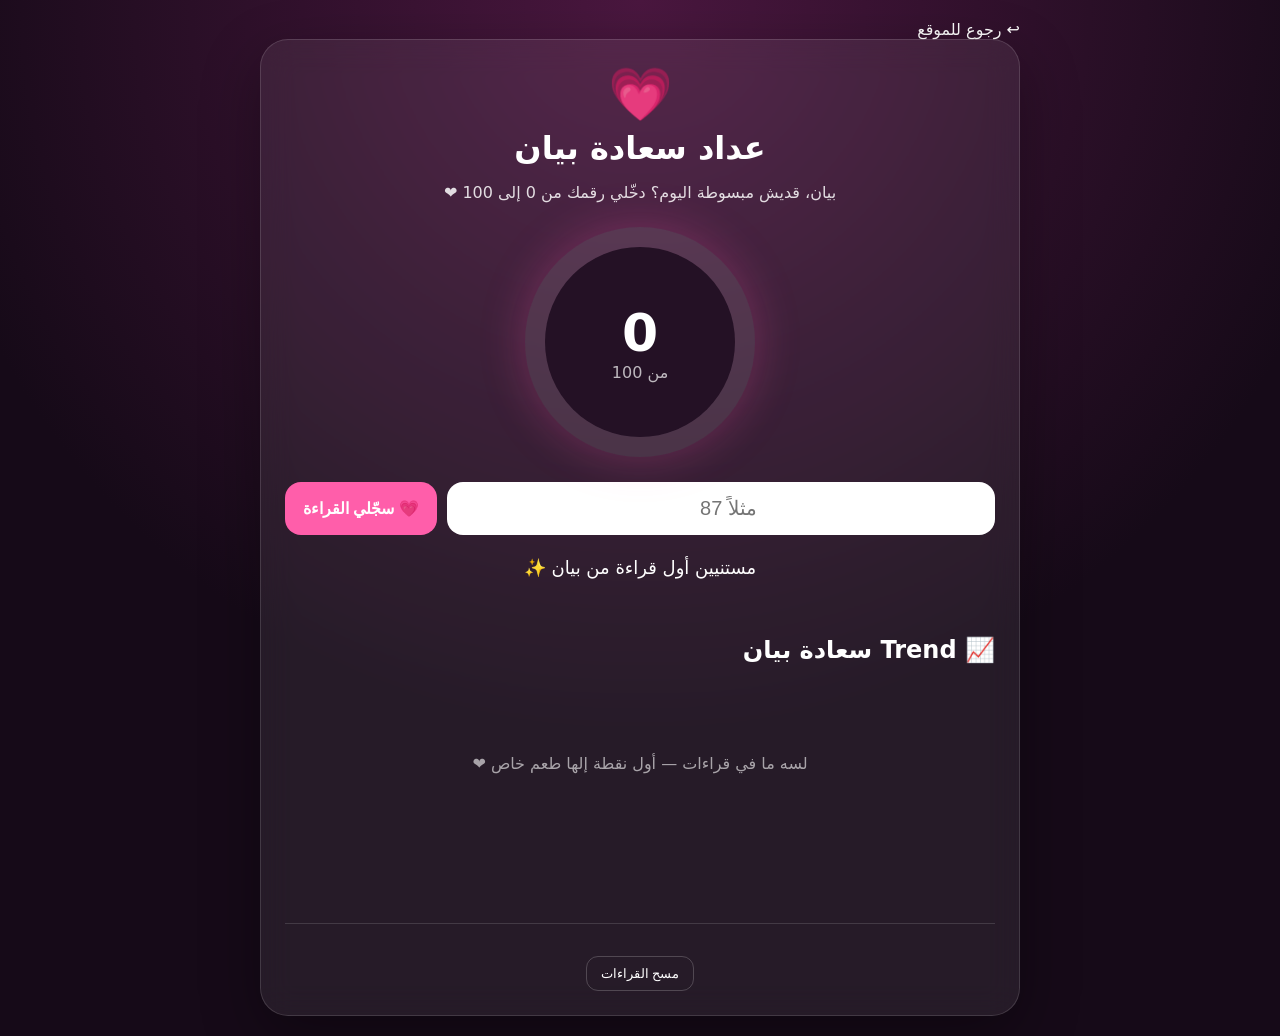
<file: happiness-v2.html>
<!doctype html><html lang="ar" dir="rtl"><head><meta charset="utf-8"><meta name="viewport" content="width=device-width,initial-scale=1"><meta name="theme-color" content="#160a18"><title>عداد سعادة بيان ❤️</title><style>*{box-sizing:border-box}body{margin:0;min-height:100vh;font-family:system-ui,-apple-system,"Segoe UI",sans-serif;background:radial-gradient(circle at top,#4a173f,#160a18 60%);color:#fff;padding:20px}.wrap{max-width:760px;margin:auto}.card{background:#ffffff12;border:1px solid #ffffff22;backdrop-filter:blur(16px);border-radius:28px;padding:24px;box-shadow:0 20px 60px #0005}.back{color:#fff;text-decoration:none}.title{text-align:center}.emoji{font-size:52px}.title h1{margin:4px 0;font-size:32px}.title p{opacity:.85}.meter{width:230px;height:230px;border-radius:50%;margin:25px auto;background:conic-gradient(#ff72b6 var(--p),#ffffff18 0);display:grid;place-items:center;position:relative;box-shadow:0 0 45px #ff4fa744}.meter:before{content:"";position:absolute;width:190px;height:190px;border-radius:50%;background:#241125}.value{position:relative;text-align:center}.value strong{font-size:52px}.value span{display:block;opacity:.7}.row{display:flex;gap:10px}.row input{flex:1;background:#fff;color:#222;border:0;border-radius:16px;padding:15px;font-size:20px;text-align:center}.row button{border:0;border-radius:16px;padding:0 18px;background:#ff5eaa;color:#fff;font-weight:800;font-size:16px;cursor:pointer}.message{text-align:center;min-height:58px;margin:18px 0;font-size:18px;line-height:1.7}.trend{margin-top:25px}.chart{height:240px;overflow-x:auto;overflow-y:hidden;border-bottom:1px solid #ffffff22}.chart svg{height:220px;min-width:100%;display:block}.grid{stroke:#ffffff16}.line{fill:none;stroke:#ff72b6;stroke-width:3;stroke-linecap:round;stroke-linejoin:round}.point{fill:#fff;stroke:#ff72b6;stroke-width:3}.axis{fill:#ffffff88;font-size:10px}.empty{text-align:center;opacity:.6;padding:70px 0}.history{display:grid;gap:8px;margin-top:14px}.item{display:flex;justify-content:space-between;background:#ffffff09;padding:11px 13px;border-radius:13px}.special{text-align:center;margin-top:18px;font-size:18px;font-weight:700}.clear{display:block;margin:18px auto 0;background:transparent;border:1px solid #ffffff33;color:#fff;border-radius:12px;padding:9px 14px;cursor:pointer}@media(max-width:500px){.meter{width:205px;height:205px}.meter:before{width:168px;height:168px}.row button{padding:0 12px}}</style></head><body><main class="wrap"><a class="back" href="index.html">↩️ رجوع للموقع</a><section class="card"><div class="title"><div class="emoji">💗</div><h1>عداد سعادة بيان</h1><p>بيان، قديش مبسوطة اليوم؟ دخّلي رقمك من 0 إلى 100 ❤️</p></div><div class="meter" id="meter" style="--p:0%"><div class="value"><strong id="num">0</strong><span>من 100</span></div></div><div class="row"><input id="score" type="number" min="0" max="100" step="1" inputmode="numeric" placeholder="مثلاً 87"><button type="button" id="save">💗 سجّلي القراءة</button></div><div class="message" id="message">مستنيين أول قراءة من بيان ✨</div><div class="trend"><h2>📈 Trend سعادة بيان</h2><div id="chart" class="chart"></div><div id="history" class="history"></div></div><div class="special" id="special"></div><button type="button" class="clear" id="clear">مسح القراءات</button></section></main><script>const KEY='bayan_happiness_v1';let data=[];try{const saved=localStorage.getItem(KEY);data=saved?JSON.parse(saved):[]}catch(e){data=[]}if(!Array.isArray(data))data=[];const phrases={high:['واضح إن اليوم السعادة قررت تسكن عند بيان 😂❤️','هاي مش قراءة سعادة… هاي شهادة إن اليوم حلو جدًا ✨','العداد وصل القمة وقال: هون بيت بيان ❤️','إذا هاي 100، لازم نخترع رقم جديد اسمه «بيان» 😂❤️','اليوم أخذ العلامة الكاملة… والابتسامة أجمل من الرقم ❤️'],mid:['واضح إن الضحكة اليوم إلها دور كبير 😂❤️','قراءة حلوة… بس العداد طمّاع بده يشوفها أعلى 😌❤️','كل نقطة هون ذكرى صغيرة من يومك ❤️','في مجال بسيط لضحكة ترفع الرقم شوي 😂','الهدف مش الكمال… المهم يكون في شيء يستاهل الابتسام ❤️'],low:['واضح إن اليوم بده جرعة ضحك إضافية 😂❤️','حتى لو الرقم نازل، بكرة ممكن يطلع 📈❤️','العداد يقترح ابتسامة صغيرة ونعيد القياس بعد شوي ❤️','كل يوم إله فرصة جديدة… وهذا اليوم مش استثناء 🌷','الرقم مجرد قراءة، والأيام بتتغير ❤️']};function pick(a){return a[Math.floor(Math.random()*a.length)]}function phrase(v){if(v===100)return pick(['100/100 😂❤️ — العداد أعلن استسلامه من شدة السعادة!','100/100 — تم إغلاق باب الحزن مؤقتًا 😂❤️','100/100 — الرقم كامل، والابتسامة أجمل من الرقم ❤️','100/100 — لا توجد أرقام أعلى… وصلنا للقمة 👑❤️','100/100 — العداد يقول «كفاية»… والقلب يقول «خليها مبسوطة أكثر» ❤️']);if(v>=80)return pick(phrases.high);if(v>=40)return pick(phrases.mid);return pick(phrases.low)}function render(latest){if(latest===undefined)latest=data.length?data[data.length-1].v:0;document.getElementById('num').textContent=latest;document.getElementById('meter').style.setProperty('--p',latest+'%');const chart=document.getElementById('chart');if(!data.length){chart.innerHTML='<div class="empty">لسه ما في قراءات — أول نقطة إلها طعم خاص ❤️</div>'}else{const w=Math.max(560,data.length*70),h=200,p=20;const pts=data.map((d,i)=>({x:data.length===1?w/2:p+i*(w-2*p)/(data.length-1),y:h-p-(d.v/100)*(h-2*p),v:d.v,t:d.t}));const poly=pts.map(x=>x.x+','+x.y).join(' ');const dots=pts.map(x=>'<circle class="point" cx="'+x.x+'" cy="'+x.y+'" r="5"><title>'+x.v+'/100</title></circle>').join('');const labels=pts.map((x,i)=>i%Math.max(1,Math.ceil(data.length/8))===0?'<text class="axis" x="'+x.x+'" y="'+(h-2)+'" text-anchor="middle">'+new Date(x.t).toLocaleDateString('ar-JO',{day:'2-digit',month:'2-digit'})+'</text>':'').join('');chart.innerHTML='<svg viewBox="0 0 '+w+' '+h+'" preserveAspectRatio="none"><line class="grid" x1="0" y1="20" x2="'+w+'" y2="20"/><line class="grid" x1="0" y1="100" x2="'+w+'" y2="100"/><line class="grid" x1="0" y1="180" x2="'+w+'" y2="180"/><polyline class="line" points="'+poly+'"/>'+dots+labels+'</svg>'}document.getElementById('history').innerHTML=data.slice().reverse().map(d=>'<div class="item"><span>'+new Date(d.t).toLocaleString('ar-JO',{day:'2-digit',month:'2-digit',hour:'2-digit',minute:'2-digit'})+'</span><b>'+d.v+'/100</b></div>').join('');document.getElementById('special').textContent=latest===100?'✨ 100/100… هذه القراءة تستحق الاحتفال 😂❤️':''}function save(){const input=document.getElementById('score');const v=Number(input.value);if(!Number.isFinite(v)||v<0||v>100||input.value===''){document.getElementById('message').textContent='اكتبي رقمًا صحيحًا بين 0 و100 ❤️';input.focus();return}const reading={v:Math.round(v),t:Date.now()};data.push(reading);try{localStorage.setItem(KEY,JSON.stringify(data))}catch(e){}document.getElementById('message').textContent=phrase(reading.v);input.value='';render(reading.v)}function clearAll(){if(confirm('متأكدة إنك بدك تمسحي كل القراءات؟')){data=[];try{localStorage.removeItem(KEY)}catch(e){}document.getElementById('message').textContent='تمت البداية من جديد… مستنيين أول قراءة ❤️';render(0)}}document.getElementById('save').addEventListener('click',save);document.getElementById('score').addEventListener('keydown',e=>{if(e.key==='Enter')save()});document.getElementById('clear').addEventListener('click',clearAll);render();</script></body></html>
</file>
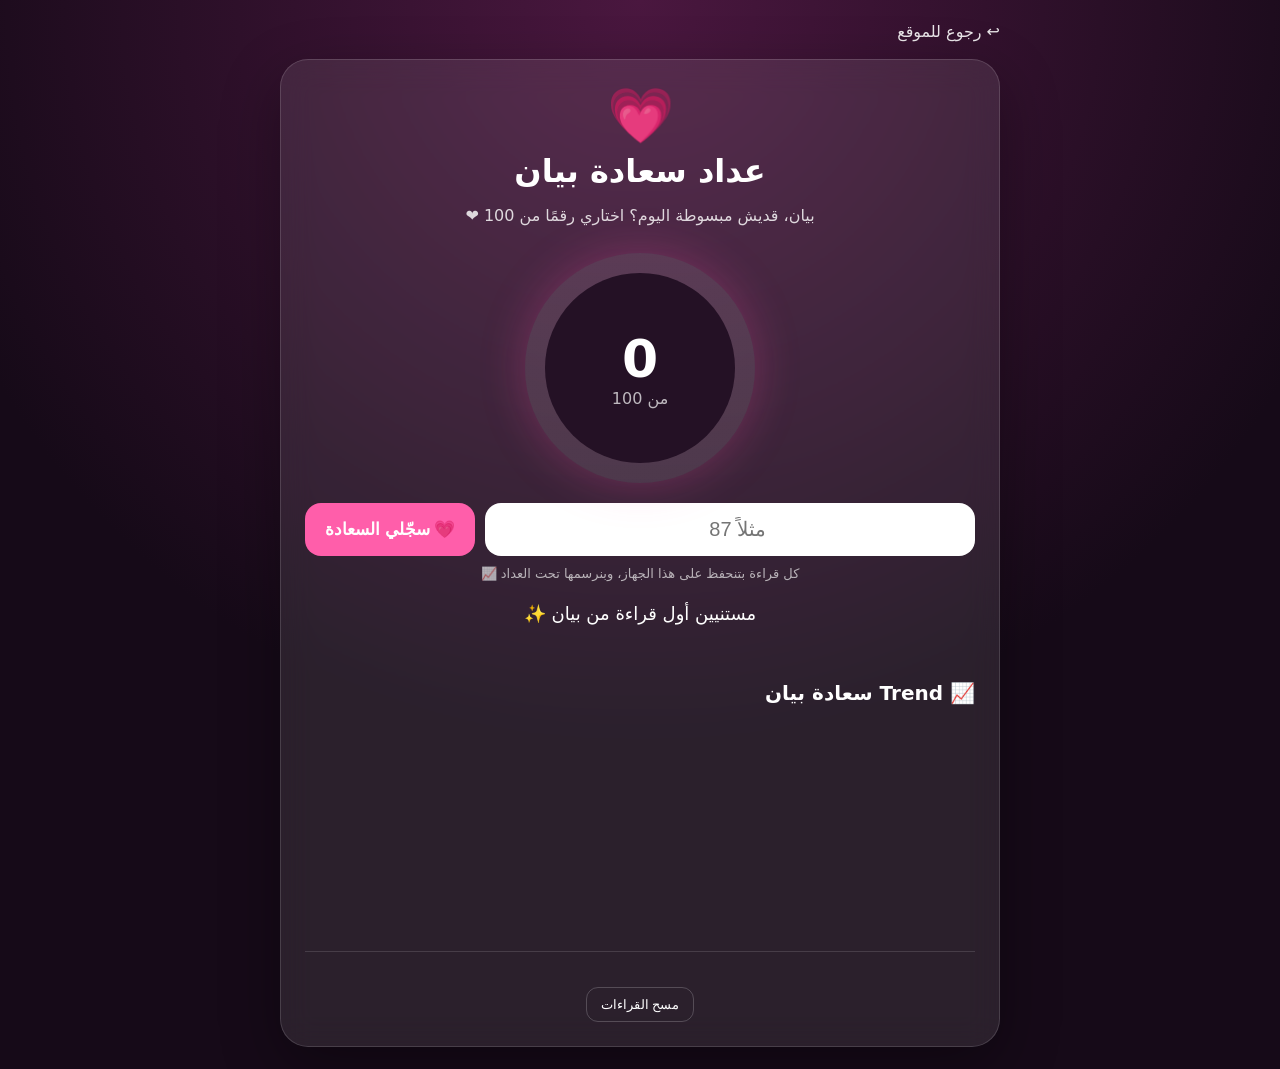
<file: happiness.html>
<!doctype html><html lang="ar" dir="rtl"><head><meta charset="utf-8"><meta name="viewport" content="width=device-width,initial-scale=1"><meta name="theme-color" content="#160a18"><title>عداد سعادة بيان ❤️</title><style>*{box-sizing:border-box}body{margin:0;min-height:100vh;font-family:system-ui,-apple-system,"Segoe UI",sans-serif;background:radial-gradient(circle at top,#4a173f,#160a18 60%);color:#fff;padding:22px}.wrap{max-width:720px;margin:auto}.card{background:rgba(255,255,255,.09);border:1px solid rgba(255,255,255,.14);backdrop-filter:blur(16px);border-radius:28px;padding:24px;box-shadow:0 20px 60px #0005}.back{display:inline-block;color:#fff;text-decoration:none;margin-bottom:18px;opacity:.9}.title{text-align:center}.emoji{font-size:54px}.title h1{margin:5px 0;font-size:32px}.title p{opacity:.82}.meter{width:230px;height:230px;border-radius:50%;margin:28px auto 20px;background:conic-gradient(#ff72b6 var(--p),#ffffff18 0);display:grid;place-items:center;position:relative;box-shadow:0 0 45px #ff4fa744}.meter:before{content:"";position:absolute;width:190px;height:190px;border-radius:50%;background:#241125}.value{position:relative;text-align:center}.value strong{font-size:52px}.value span{display:block;opacity:.7}.row{display:flex;gap:10px}.row input{flex:1;min-width:0;background:#fff;color:#222;border:0;border-radius:16px;padding:15px;font-size:20px;text-align:center}.row button{border:0;border-radius:16px;padding:0 20px;background:#ff5eaa;color:#fff;font-weight:800;font-size:17px}.hint{text-align:center;opacity:.65;font-size:13px;margin:10px}.message{text-align:center;min-height:58px;margin:18px 0;font-size:18px;line-height:1.7}.trend{margin-top:24px}.trend h2{font-size:20px}.chart{height:230px;position:relative;padding:12px 8px 28px;border-bottom:1px solid #ffffff22;overflow:hidden}.chart svg{width:100%;height:100%;display:block;overflow:visible}.gridline{stroke:#ffffff14;stroke-width:1}.trendline{fill:none;stroke:#ff72b6;stroke-width:3;stroke-linecap:round;stroke-linejoin:round;filter:drop-shadow(0 0 5px #ff72b688)}.point{fill:#fff;stroke:#ff72b6;stroke-width:3}.axis{fill:#ffffff80;font-size:10px}.empty{text-align:center;opacity:.6;padding:65px 0}.history{margin-top:15px;display:grid;gap:8px}.item{display:flex;justify-content:space-between;background:#ffffff09;padding:11px 13px;border-radius:13px}.special{margin-top:20px;text-align:center;font-size:18px;font-weight:700}.clear{display:block;margin:18px auto 0;background:transparent;border:1px solid #ffffff33;color:#fff;border-radius:12px;padding:9px 14px}@media(max-width:500px){.meter{width:205px;height:205px}.meter:before{width:168px;height:168px}.row button{padding:0 14px}}</style></head><body><main class="wrap"><a class="back" href="index.html">↩️ رجوع للموقع</a><section class="card"><div class="title"><div class="emoji">💗</div><h1>عداد سعادة بيان</h1><p>بيان، قديش مبسوطة اليوم؟ اختاري رقمًا من 100 ❤️</p></div><div class="meter" id="meter" style="--p:0%"><div class="value"><strong id="num">0</strong><span>من 100</span></div></div><div class="row"><input id="score" type="number" min="0" max="100" inputmode="numeric" placeholder="مثلاً 87"><button id="save">💗 سجّلي السعادة</button></div><div class="hint">كل قراءة بتنحفظ على هذا الجهاز، وبنرسمها تحت العداد 📈</div><div class="message" id="message">مستنيين أول قراءة من بيان ✨</div><div class="trend"><h2>📈 Trend سعادة بيان</h2><div id="chart" class="chart"></div><div id="history" class="history"></div></div><div class="special" id="special"></div><button class="clear" id="clear">مسح القراءات</button></section></main><script>const KEY='bayan_happiness_v1';const phrases=["100؟ شكله اليوم السعادة قررت تسكن بقلب بيان. ❤️","واضح إن بيان اليوم خطيرة من كثر السعادة 😂❤️","إذا هاي 100، لازم نخترع رقم جديد اسمه «بيان».","100/100… اليوم ممنوع على الحزن حتى يمر من جنبك. ❤️","واضح إن الضحكة اليوم أخذت دوام كامل 😂","هاي مش قراءة سعادة، هاي شهادة إن اليوم كان حلو جدًا. ✨","السعادة اليوم وصلت القمة وقالت: هون بيت بيان.","لو كل الأيام هيك، بنلغي كلمة «يوم سيئ» من القاموس 😂","100/100… العداد أعلن استسلامه 😂❤️","95؟ الخمسة الباقية مخبيتها عشان تخلّي العداد يشتاقلك 😂❤️","92؟ ممتاز… بس العداد طمّاع، بده يشوفك 100.","88؟ يعني في مجال صغير نرفع المعنويات شوي 😌❤️","70؟ حاسس في 30 نقطة مستنيين ضحكتك. 😂","50؟ نص السعادة موجودة، والنص الثاني أكيد ضايع عند الضحكة 😂","10؟ واضح إن السعادة اليوم بدها صيانة بسيطة. 🔧❤️","0؟ مستحيل… أكيد العداد خربان، نعيد الفحص فورًا 😂","كل رقم بتحطيه اليوم هو ذكرى صغيرة بتظل محفوظة. ❤️","كل نقطة على الرسم إلها يوم، وكل يوم إله حكاية. ❤️","خلّي الأيام ترسم لنا أجمل Trend ممكن. 📈❤️","العداد: «أنا مجرد آلة، ليش عم بتوتروني؟» 😂","تم تسجيل القراءة… والعداد حاليًا يحاول يستوعب 😂","النظام يعمل طبيعيًا، لكن كمية السعادة غير طبيعية 😂","تحذير: مستوى السعادة بدأ يسبب غيرة للعداد نفسه. 😂","إذا كانت 100، فالعداد بحاجة إلى ترقية عاجلة. 🚀❤️","وصلنا 100! العداد طلب إجازة من شدة الضغط 😂","100… وتم تسجيل الحالة تحت بند: «بيان مبسوطة جدًا». ❤️","العداد وصل آخره، أما السعادة شكلها لسه عندها كلام.","100! رسميًا اليوم لا يحتاج تحسينات. ✨","تم بلوغ الحد الأقصى… والابتسامة ما زالت مستمرة 😂","100/100… حتى الرسم البياني وقف احترامًا 😂","أجمل شيء في هذا العداد إنه يتغير، مثل الأيام تمامًا.","لو كانت السعادة مادة مدرسية، بيان اليوم جابت العلامة الكاملة 😂","تم اعتماد اليوم رسميًا كيوم ممتاز. ختم الإدارة: ❤️","وزارة السعادة تعلن: بيان تجاوزت الحد الطبيعي من اللطافة 😂","التقرير الرسمي: المزاج ممتاز، والضحكة تحت السيطرة… تقريبًا 😂","كل قراءة منك بتخلي الرسم البياني يحكي عن يوم من أيامك. ❤️","خلّي الرسم البياني يطلع لفوق… مش استعجال، بس بنحب المنظر 😂","الهدف مش إن كل الأيام تكون 100، الهدف إن يكون فيها شيء يستاهل الابتسام.","إذا كانت السعادة أقل من 100، العداد يقترح جرعة ضحك إضافية 😂","العداد عنده اقتراح: ابتسامة صغيرة ونعيد القياس بعد شوي. ❤️","حتى لو نزل الـTrend، بكرة ممكن يرجع يطلع. 📈❤️","كل نزلة إلها طلعة، وكل يوم إله فرصة جديدة.","إذا ما عجبك الرقم، خلي بكرة يحاول يصلحه 😂","العداد يقول: لا ضغط، بس ابتسامة لو سمحتي 😂❤️","100/100 ❤️ — بيان اليوم أعلنت رسميًا أن السعادة بخير.","100/100 😂❤️ — العداد دخل مرحلة «أنا شو بدي أعمل أكثر من هيك؟»","100/100 — تم إغلاق باب الحزن مؤقتًا حتى إشعار آخر.","100/100 — الرقم كامل، والابتسامة أجمل من الرقم. ❤️","100/100 — اليوم أخذ العلامة الكاملة، وبيان أخذت كل السعادة.","100/100 — العداد وصل نهايته، بس اليوم لسه حلو. ✨","100/100 — النظام يقترح الاحتفال بهذه القراءة 😂🎉","100/100 — تم تسجيل أعلى مستوى للسعادة بنجاح. ❤️","100/100 — لا توجد أرقام أعلى… يبدو أننا وصلنا للقمة. 👑❤️","100/100 — العداد يقول «كفاية»… والقلب يقول «خليها مبسوطة أكثر». ❤️"];let data=[];try{data=JSON.parse(localStorage.getItem(KEY)||'[]')}catch(e){data=[]}const $=id=>document.getElementById(id);function phrase(v){if(v===100)return phrases[45+Math.floor(Math.random()*10)];if(v>=90)return phrases[Math.floor(Math.random()*8)];if(v>=70)return phrases[10+Math.floor(Math.random()*8)];if(v>=40)return phrases[20+Math.floor(Math.random()*14)];return phrases[32+Math.floor(Math.random()*13)]}function render(v=null,msg=null){let latest=v??(data.at(-1)?.v??0);$('num').textContent=latest;$('meter').style.setProperty('--p',latest+'%');if(msg)$('message').textContent=msg;let c=$('chart');if(!data.length){c.innerHTML='<div class="empty">لسه ما في قراءات — أول نقطة إلها طعم خاص ❤️</div>}else{let w=Math.max(560,data.length*62),h=180,pad=18,pts=data.map((x,i)=>({x:pad+(data.length===1?w/2:i*(w-pad*2)/(data.length-1)),y:h-pad-(x.v/100)*(h-pad*2),v:x.v}));let poly=pts.map(p=>p.x+','+p.y).join(' ');let dots=pts.map(p=>'<circle class="point" cx="'+p.x+'" cy="'+p.y+'" r="5"><title>'+p.v+'/100</title></circle>').join('');let labels=pts.map((p,i)=>i%Math.ceil(data.length/8)===0?'<text class="axis" x="'+p.x+'" y="'+(h-2)+'" text-anchor="middle">'+new Date(data[i].t).toLocaleDateString('ar-JO',{day:'2-digit',month:'2-digit'})+'</text>':'').join('');c.innerHTML='<svg viewBox="0 0 '+w+' '+h+'" preserveAspectRatio="none"><line class="gridline" x1="0" y1="18" x2="'+w+'" y2="18"/><line class="gridline" x1="0" y1="90" x2="'+w+'" y2="90"/><line class="gridline" x1="0" y1="162" x2="'+w+'" y2="162"/><polyline class="trendline" points="'+poly+'"/>'+dots+labels+'</svg>'}$('history').innerHTML=data.slice().reverse().map(x=>'<div class="item"><span>'+new Date(x.t).toLocaleString('ar-JO',{day:'2-digit',month:'2-digit',hour:'2-digit',minute:'2-digit'})+'</span><b>'+x.v+'/100</b></div>').join('');$('special').textContent=latest===100?'✨ اليوم وصلنا 100/100… وهذه القراءة تستحق الاحتفال 😂❤️':''}function save(){let v=Number($('score').value);if(!Number.isFinite(v)||v<0||v>100){$('message').textContent='اختاري رقمًا بين 0 و100 ❤️';return}data.push({v,t:Date.now()});localStorage.setItem(KEY,JSON.stringify(data));$('score').value='';render(v,phrase(v))}function clearAll(){if(confirm('متأكدة إنك بدك تمسحي كل القراءات؟')){data=[];localStorage.removeItem(KEY);render(0,'تمت البداية من جديد… مستنيين أول قراءة ❤️')}}$('save').onclick=save;$('score').addEventListener('keydown',e=>{if(e.key==='Enter')save()});$('clear').onclick=clearAll;render();</script></body></html>
</file>
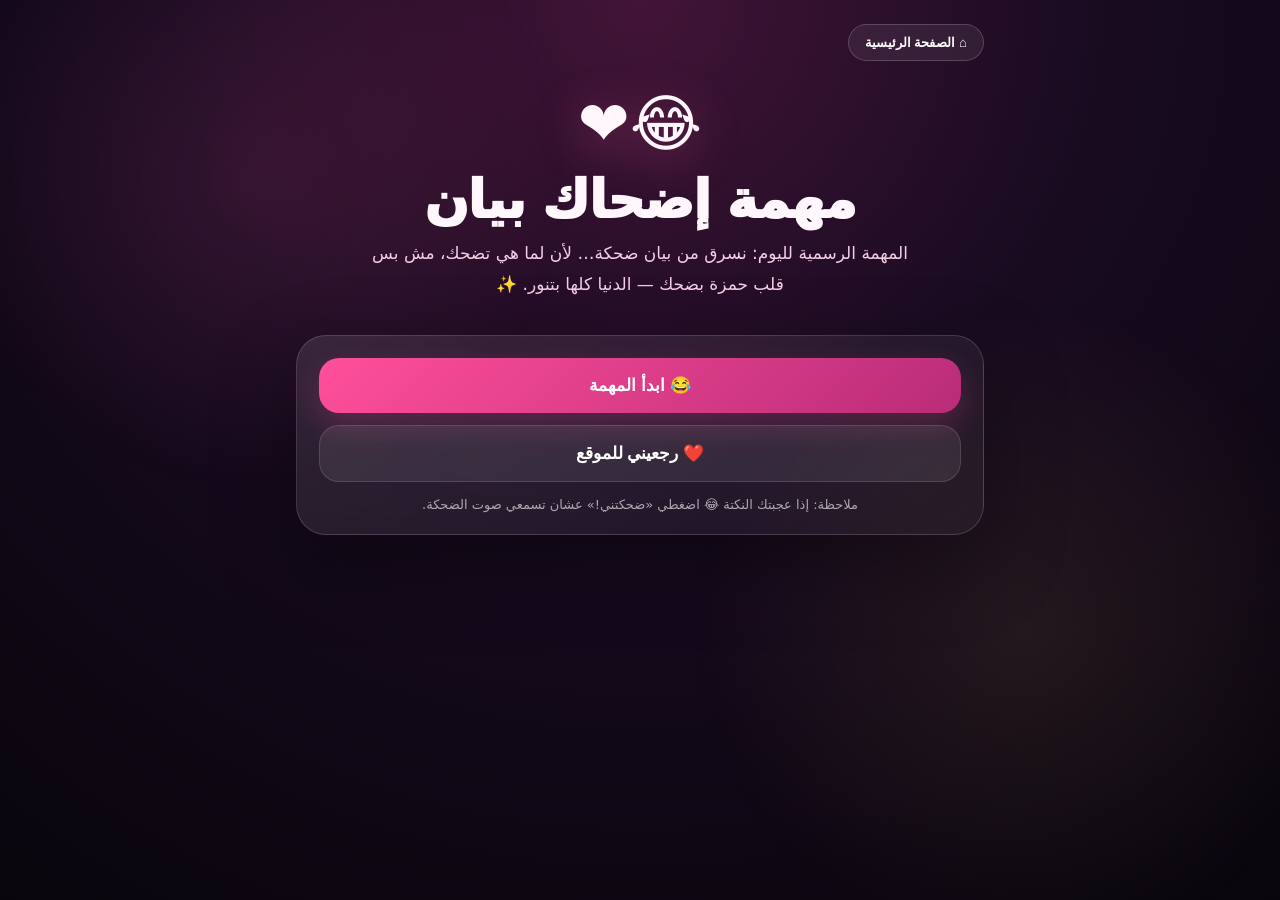
<file: laugh-mission.html>
<!doctype html>
<html lang="ar" dir="rtl">
<head>
<meta charset="utf-8">
<meta name="viewport" content="width=device-width,initial-scale=1,viewport-fit=cover">
<meta name="theme-color" content="#0d0712">
<title>مهمة إضحاك بيان 😂❤️</title>
<link rel="stylesheet" href="laugh-mission.css?v=3">
</head>
<body class="lm-body">
<main class="lm-page">
  <button class="lm-back" onclick="location.href='index.html'">⌂ الصفحة الرئيسية</button>
  <header class="lm-hero">
    <div class="lm-emoji">😂❤️</div>
    <h1 class="lm-title">مهمة إضحاك بيان</h1>
    <p class="lm-sub">المهمة الرسمية لليوم: نسرق من بيان ضحكة… لأن لما هي تضحك، مش بس قلب حمزة بضحك — الدنيا كلها بتنور. ✨</p>
  </header>

  <section class="lm-card">
    <div class="lm-start" id="lmStart">
      <button class="lm-btn" onclick="startLaughMission()">😂 ابدأ المهمة</button>
      <button class="lm-btn alt" onclick="location.href='index.html'">❤️ رجعيني للموقع</button>
      <p class="lm-note">ملاحظة: إذا عجبتك النكتة 😂 اضغطي «ضحكتني!» عشان تسمعي صوت الضحكة.</p>
    </div>

    <div class="lm-arena" id="lmArena">
      <div class="lm-score"><span id="lmTitle">المهمة</span><span class="lm-counter" id="lmCounter">1 / 13</span></div>
      <div class="lm-content" id="lmContent"></div>
      <div class="lm-result" id="lmResult"></div>
      <div class="lm-actions">
        <button class="lm-btn alt" onclick="nextLaugh()">😈 فاجئني</button>
      </div>
    </div>
  </section>
</main>

<div class="lm-win" id="lmWin">
  <div class="lm-winbox">
    <div class="big">🤣❤️</div>
    <h2>مهمة الضحك اكتملت!</h2>
    <p id="lmScore"></p>
    <p>إذا ضحكتي وانبسطتي، ابعثي ضحكتك الحلوة لحمزة ❤️<br><b>لأن كل اللي بهمه يشوفك مبسوطة… ويشوف ضحكتك الحلوة.</b><br>ضحكتك عنده مش تفصيل صغير… ضحكتك بتنور الدنيا. ✨</p>
    <button class="lm-btn" onclick="restartLaugh()">😂 مرة ثانية</button>
    <button class="lm-btn alt" onclick="location.href='index.html'" style="margin-top:10px">⌂ الصفحة الرئيسية</button>
  </div>
</div>
<script src="laugh-mission.js?v=3"></script>
</body>
</html>
</file>
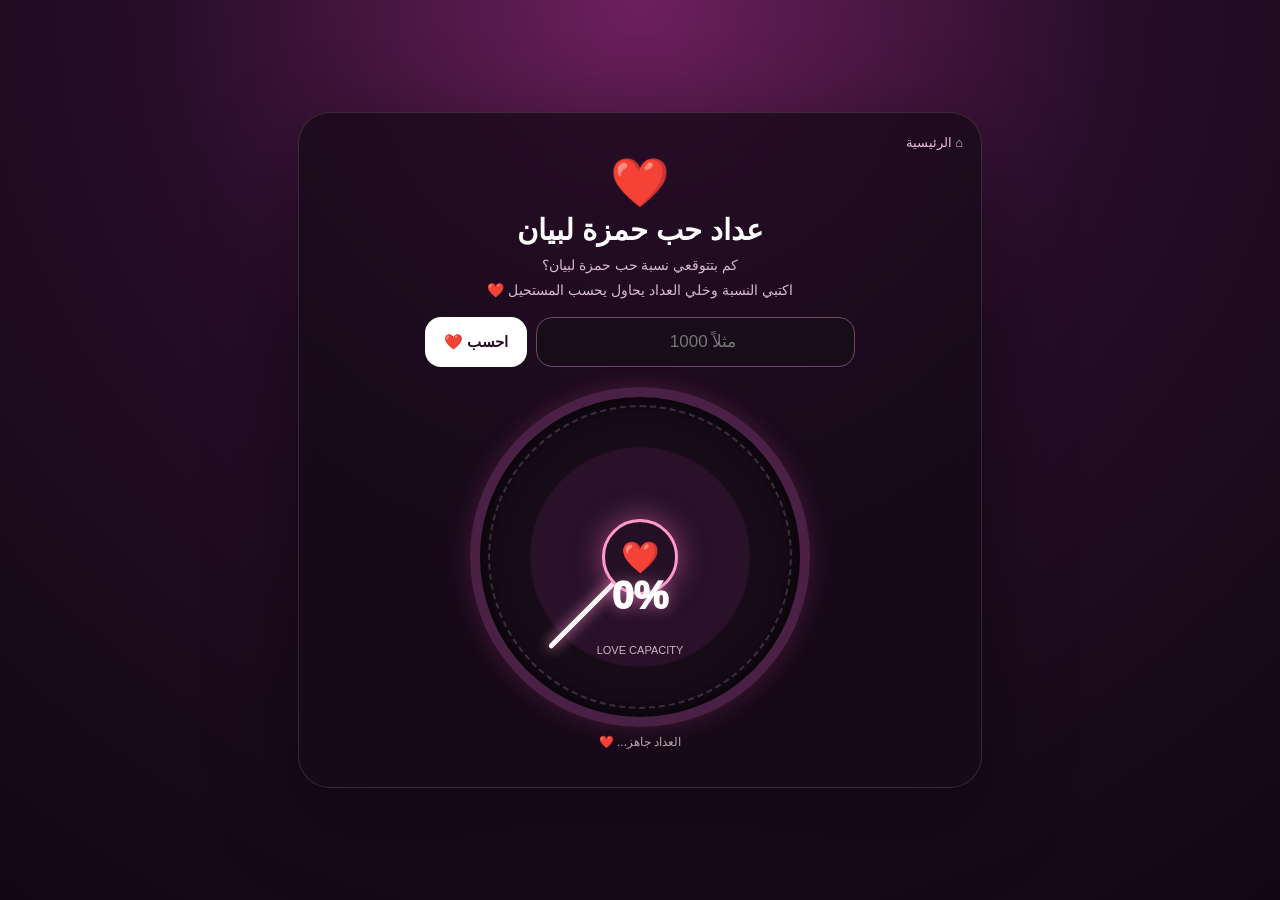
<file: love-meter.html>
<!doctype html><html lang="ar" dir="rtl"><head><meta charset="utf-8"><meta name="viewport" content="width=device-width,initial-scale=1,viewport-fit=cover"><meta name="theme-color" content="#160a18"><title>عداد الحب ❤️</title><style>*{box-sizing:border-box}body{margin:0;min-height:100vh;font-family:-apple-system,BlinkMacSystemFont,"SF Pro Display","Segoe UI",Tahoma,Arial,sans-serif;color:#fff;background:radial-gradient(circle at 50% 0%,#6d205d,#260d28 44%,#100811 100%);overflow:hidden}.wrap{width:min(720px,100%);min-height:100vh;margin:auto;padding:18px;display:flex;align-items:center;justify-content:center}.card{width:100%;padding:22px 18px 30px;border:1px solid rgba(255,255,255,.13);border-radius:32px;background:rgba(22,10,24,.76);backdrop-filter:blur(20px);box-shadow:0 25px 90px rgba(0,0,0,.42);text-align:center}.back{display:block;text-align:right;color:#e8bfdc;text-decoration:none;font-size:13px;margin-bottom:5px}.heart{font-size:48px;animation:pulse 1.5s infinite}.title{font-size:29px;margin:2px 0 6px}.sub{color:#d7b9d0;font-size:14px;line-height:1.8;margin:0 auto 14px}.field{display:flex;gap:9px;max-width:430px;margin:auto}.field input{flex:1;min-width:0;padding:14px;border-radius:16px;border:1px solid #704566;background:#170d18;color:#fff;font-size:17px;text-align:center;outline:none}.go{padding:14px 19px;border:0;border-radius:16px;background:#fff;color:#2a1027;font-weight:800;font-size:15px;cursor:pointer}.dial{position:relative;width:min(340px,78vw);height:min(340px,78vw);margin:20px auto 8px;border-radius:50%;background:radial-gradient(circle,#291129 0 48%,#170b17 49% 100%);border:10px solid #4a2144;box-shadow:inset 0 0 25px #000,0 0 25px rgba(255,100,180,.18)}.dial::before{content:"";position:absolute;inset:8px;border-radius:50%;border:2px dashed rgba(255,255,255,.16)}.ticks{position:absolute;inset:0;border-radius:50%;background:repeating-conic-gradient(from -135deg,rgba(255,255,255,.8) 0deg 1deg,transparent 1deg 7.2deg);mask:radial-gradient(circle,transparent 0 72%,#000 73%)}.arc{position:absolute;inset:18px;border-radius:50%;background:conic-gradient(from 225deg,#ff78b8 0deg,#ffb3da var(--deg,0deg),transparent var(--deg,0deg) 270deg,rgba(255,255,255,.06) 270deg);mask:radial-gradient(circle,transparent 0 82%,#000 83%)}.needle{position:absolute;left:50%;bottom:50%;width:5px;height:40%;transform-origin:50% 100%;transform:translateX(-50%) rotate(-135deg);background:#fff;border-radius:8px;box-shadow:0 0 14px #ff9aca;transition:transform .15s}.hub{position:absolute;left:50%;top:50%;transform:translate(-50%,-50%);width:76px;height:76px;border-radius:50%;display:grid;place-items:center;background:#241024;border:3px solid #ff9aca;box-shadow:0 0 28px rgba(255,120,190,.5);font-size:31px}.readout{position:absolute;left:50%;top:62%;transform:translate(-50%,-50%);font-size:39px;font-weight:950;white-space:nowrap;text-shadow:0 0 15px rgba(255,150,210,.45)}.label{position:absolute;left:50%;top:77%;transform:translateX(-50%);font-size:11px;color:#cdb3c7}.dial.overload{animation:shake .07s infinite;box-shadow:inset 0 0 35px #000,0 0 35px #ff5cb4,0 0 80px rgba(255,70,170,.45);border-color:#ff4aa9}.dial.broken{animation:break .45s forwards}.hint{font-size:12px;color:#bda4b7;min-height:22px}.burst{position:fixed;inset:0;pointer-events:none;display:none;align-items:center;justify-content:center;z-index:10}.burst.show{display:flex}.smoke,.spark,.fragment{position:absolute}.smoke{font-size:48px;animation:smoke 1.5s ease-out forwards}.spark{font-size:36px;animation:spark .9s ease-out forwards}.fragment{font-size:30px;animation:frag .8s ease-out forwards}.result{position:fixed;inset:0;display:none;align-items:center;justify-content:center;padding:20px;background:rgba(10,5,11,.86);z-index:20}.result.show{display:flex}.popup{width:min(520px,100%);padding:34px 24px;border-radius:30px;background:linear-gradient(145deg,#3b1535,#170b18);border:1px solid rgba(255,255,255,.15);box-shadow:0 25px 90px #000;text-align:center}.popup .emoji{font-size:65px}.popup h2{font-size:27px;line-height:1.5;margin:12px 0}.popup p{color:#d9bfd4;line-height:1.8}.again{border:0;border-radius:14px;padding:13px 24px;background:#fff;color:#271024;font-weight:800;cursor:pointer}@keyframes pulse{50%{transform:scale(1.1)}}@keyframes shake{0%{transform:translate(0)}25%{transform:translate(2px,-1px) rotate(.5deg)}50%{transform:translate(-2px,1px) rotate(-.5deg)}75%{transform:translate(1px,2px)}100%{transform:translate(0)}}@keyframes break{0%{transform:scale(1)}50%{transform:scale(1.06) rotate(1deg)}100%{transform:scale(.82) rotate(-5deg);opacity:.25;filter:blur(2px)}}@keyframes smoke{0%{transform:translate(0,20px) scale(.3);opacity:0}25%{opacity:1}100%{transform:translate(var(--x),-180px) scale(2);opacity:0}}@keyframes spark{0%{transform:translate(0) scale(.3);opacity:0}20%{opacity:1}100%{transform:translate(var(--x),var(--y)) rotate(540deg) scale(1.3);opacity:0}}@keyframes frag{0%{transform:translate(0) rotate(0);opacity:1}100%{transform:translate(var(--x),var(--y)) rotate(400deg);opacity:0}}@media(max-width:430px){.field{flex-direction:column}.go{width:100%}.title{font-size:25px}.dial{margin-top:15px}}</style></head><body><div class="wrap"><main class="card"><a class="back" href="index.html">⌂ الرئيسية</a><div class="heart">❤️</div><h1 class="title">عداد حب حمزة لبيان</h1><p class="sub">كم بتتوقعي نسبة حب حمزة لبيان؟<br>اكتبي النسبة وخلي العداد يحاول يحسب المستحيل ❤️</p><div class="field"><input id="guess" type="number" min="0" inputmode="numeric" placeholder="مثلاً 1000"><button class="go" onclick="start()">احسب ❤️</button></div><div class="dial" id="dial"><div class="ticks"></div><div class="arc" id="arc"></div><div class="needle" id="needle"></div><div class="hub">❤️</div><div class="readout" id="readout">0%</div><div class="label">LOVE CAPACITY</div></div><div class="hint" id="hint">العداد جاهز... ❤️</div></main></div><div class="burst" id="burst"></div><div class="result" id="result"><div class="popup"><div class="emoji">💥❤️</div><h2>ما قدرنا نحسب حب حمزة لبيان...</h2><p>حب حمزة لبيان تجاوز قدرة العداد على القياس.<br><b>لأن حب حمزة لبيان ما إلو حد ❤️</b></p><button class="again" onclick="again()">نجرب مرة ثانية ❤️</button></div></div><script>let timer;function start(){const input=document.getElementById('guess');const target=Number(input.value);if(!Number.isFinite(target)||target<0){input.focus();return}clearInterval(timer);const dial=document.getElementById('dial');dial.classList.remove('overload','broken');document.getElementById('hint').textContent='جاري قياس الحب... ❤️';let v=0;timer=setInterval(()=>{const step=Math.max(1,Math.ceil((target-v)/13));v+=step;if(v>=target){v=target;clearInterval(timer);setTimeout(()=>overload(target),350)}render(v,target)},38)}function render(v,target){document.getElementById('readout').textContent=Math.round(v)+'%';const ratio=target?Math.min(v/Math.max(target,100),1):0;document.getElementById('arc').style.setProperty('--deg',(ratio*270)+'deg');document.getElementById('needle').style.transform='translateX(-50%) rotate('+(-135+ratio*270)+'deg)'}function overload(target){const dial=document.getElementById('dial');dial.classList.add('overload');document.getElementById('hint').textContent='⚠️ تحذير: الحب تجاوز قدرة العداد!';let v=Math.max(target,100),i=0;const t=setInterval(()=>{v+=Math.max(1,Math.ceil(v*.16));render(v,Math.max(target,v));i++;if(i>=10){clearInterval(t);explode()}},100)}function explode(){const dial=document.getElementById('dial');dial.classList.add('broken');const burst=document.getElementById('burst');burst.innerHTML='';for(let i=0;i<9;i++){const s=document.createElement('span');s.className='smoke';s.textContent='💨';s.style.setProperty('--x',(Math.random()*280-140)+'px');s.style.left=(43+Math.random()*14)+'%';s.style.top=(38+Math.random()*15)+'%';burst.appendChild(s)}for(let i=0;i<18;i++){const s=document.createElement('span');s.className=i%2?'spark':'fragment';s.textContent=i%2?'⚡':'💥';s.style.setProperty('--x',(Math.random()*480-240)+'px');s.style.setProperty('--y',(Math.random()*340-170)+'px');s.style.left='50%';s.style.top='45%';burst.appendChild(s)}burst.classList.add('show');setTimeout(()=>{burst.classList.remove('show');document.getElementById('result').classList.add('show')},1300)}function again(){document.getElementById('result').classList.remove('show');document.getElementById('dial').classList.remove('overload','broken');document.getElementById('readout').textContent='0%';document.getElementById('arc').style.setProperty('--deg','0deg');document.getElementById('needle').style.transform='translateX(-50%) rotate(-135deg)';document.getElementById('hint').textContent='العداد جاهز... ❤️';document.getElementById('guess').value=''}</script></body></html>
</file>
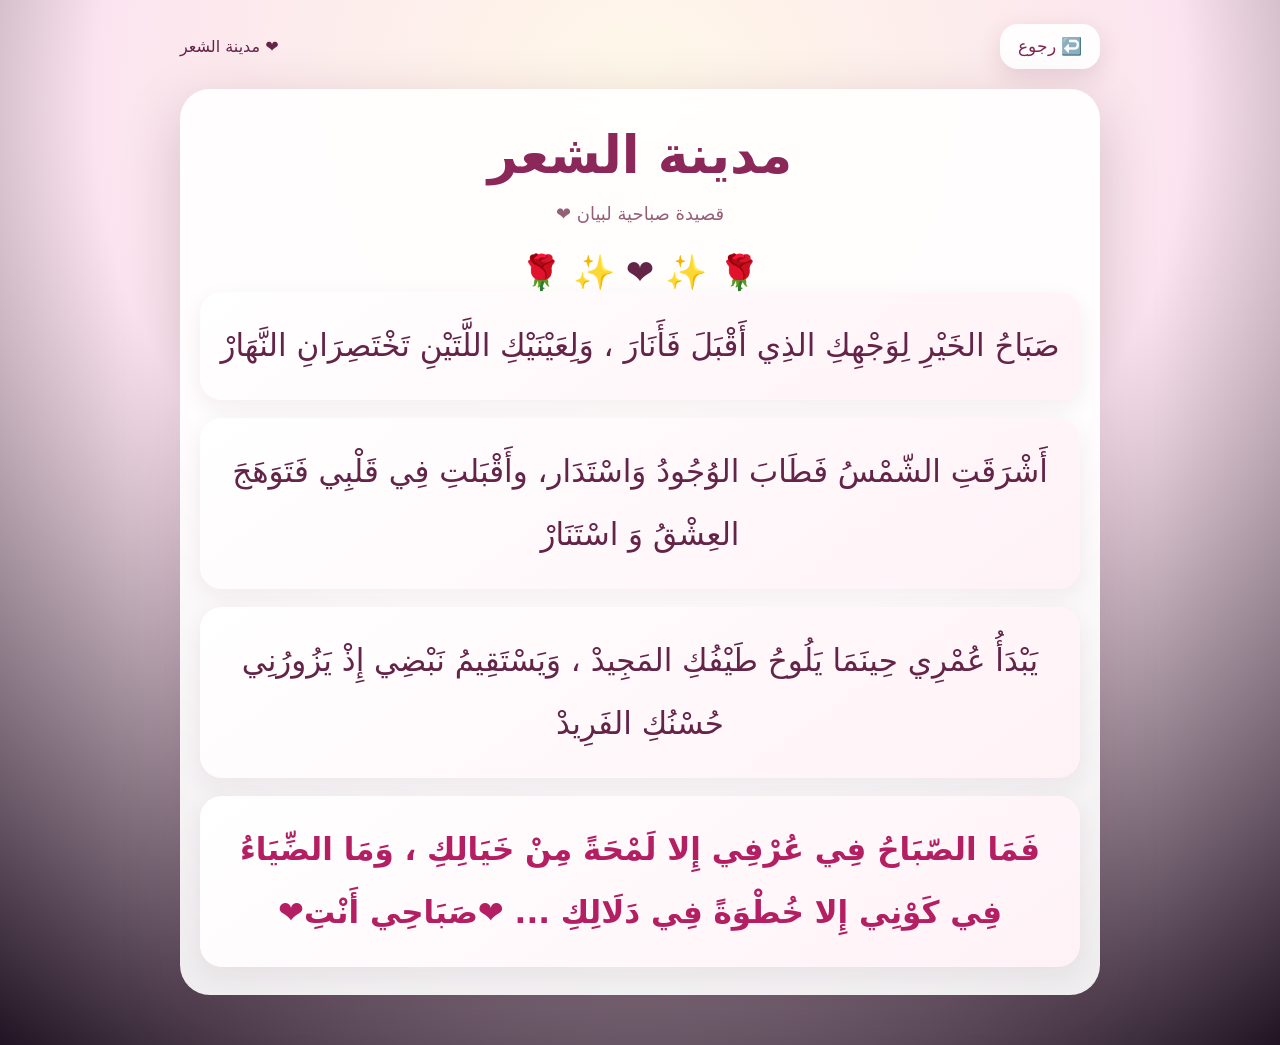
<file: poem.html>
<!doctype html>
<html lang="ar" dir="rtl">
<head>
<meta charset="utf-8">
<meta name="viewport" content="width=device-width,initial-scale=1,viewport-fit=cover">
<title>مدينة الشعر ❤️</title>
<style>
*{box-sizing:border-box}body{margin:0;min-height:100vh;font-family:system-ui,-apple-system,"Segoe UI",sans-serif;background:radial-gradient(circle at 50% 10%,#fff8e8,#fbe4ef 48%,#211323);color:#642447;overflow-x:hidden}.wrap{width:min(920px,94%);margin:auto;padding:24px 0 50px}.top{display:flex;justify-content:space-between;align-items:center;margin-bottom:20px}.btn{border:0;border-radius:18px;padding:12px 18px;background:rgba(255,255,255,.9);color:#7c2853;font-size:17px;box-shadow:0 8px 25px #57213a22;cursor:pointer}.card{background:rgba(255,255,255,.9);backdrop-filter:blur(12px);border-radius:30px;padding:28px 20px;box-shadow:0 20px 60px #3b142b33}.title{text-align:center;font-size:clamp(30px,7vw,52px);margin:8px 0;color:#8b2859}.subtitle{text-align:center;font-size:18px;color:#946078;margin-bottom:28px}.poem{display:grid;gap:18px}.line{padding:22px 18px;border-radius:22px;background:linear-gradient(145deg,#fff,#fff2f7);font-size:clamp(20px,4.8vw,31px);line-height:2.05;text-align:center;box-shadow:0 8px 25px #5a1f3b12;animation:rise .7s ease both}.line:nth-child(2){animation-delay:.1s}.line:nth-child(3){animation-delay:.2s}.line:nth-child(4){animation-delay:.3s}.final{font-weight:800;color:#b31f62}.heart{font-size:34px;text-align:center;animation:pulse 1.5s infinite}.rain{position:fixed;inset:0;pointer-events:none;overflow:hidden;z-index:5}.drop{position:absolute;top:-50px;animation:fall linear forwards}@keyframes rise{from{opacity:0;transform:translateY(20px)}to{opacity:1;transform:none}}@keyframes pulse{50%{transform:scale(1.15)}}@keyframes fall{to{transform:translateY(110vh) rotate(360deg);opacity:0}}@media(max-width:600px){.wrap{width:92%;padding-top:14px}.card{padding:22px 14px}.line{padding:18px 12px}}
</style>
</head>
<body>
<div class="rain" id="rain"></div>
<div class="wrap">
<div class="top"><button class="btn" onclick="history.back()">↩️ رجوع</button><div>❤️ مدينة الشعر</div></div>
<div class="card">
<h1 class="title">مدينة الشعر</h1>
<p class="subtitle">قصيدة صباحية لبيان ❤️</p>
<div class="heart">🌹 ✨ ❤️ ✨ 🌹</div>
<div class="poem">
<div class="line">صَبَاحُ الخَيْرِ لِوَجْهِكِ الذِي أَقْبَلَ فَأَنَارَ ، وَلِعَيْنَيْكِ اللَّتَيْنِ تَخْتَصِرَانِ النَّهَارْ</div>
<div class="line">أَشْرَقَتِ الشّمْسُ فَطَابَ الوُجُودُ وَاسْتَدَار، وأَقْبَلتِ فِي قَلْبِي فَتَوَهَجَ العِشْقُ وَ اسْتَنَارْ</div>
<div class="line">يَبْدَأُ عُمْرِي حِينَمَا يَلُوحُ طَيْفُكِ المَجِيدْ ، وَيَسْتَقِيمُ نَبْضِي إِذْ يَزُورُنِي حُسْنُكِ الفَرِيدْ</div>
<div class="line final">فَمَا الصّبَاحُ فِي عُرْفِي إِلا لَمْحَةً مِنْ خَيَالِكِ ، وَمَا الضِّيَاءُ فِي كَوْنِي إِلا خُطْوَةً فِي دَلَالِكِ ... ❤️صَبَاحِي أَنْتِ❤️</div>
</div>
</div></div>
<script>
const rain=document.getElementById('rain');
setInterval(()=>{const d=document.createElement('span');d.className='drop';d.textContent=['🌹','🌸','❤️','✨','💗'][Math.floor(Math.random()*5)];d.style.left=Math.random()*100+'vw';d.style.fontSize=(18+Math.random()*22)+'px';d.style.animationDuration=(3+Math.random()*4)+'s';rain.appendChild(d);setTimeout(()=>d.remove(),7500)},550);
</script>
</body>
</html>
</file>
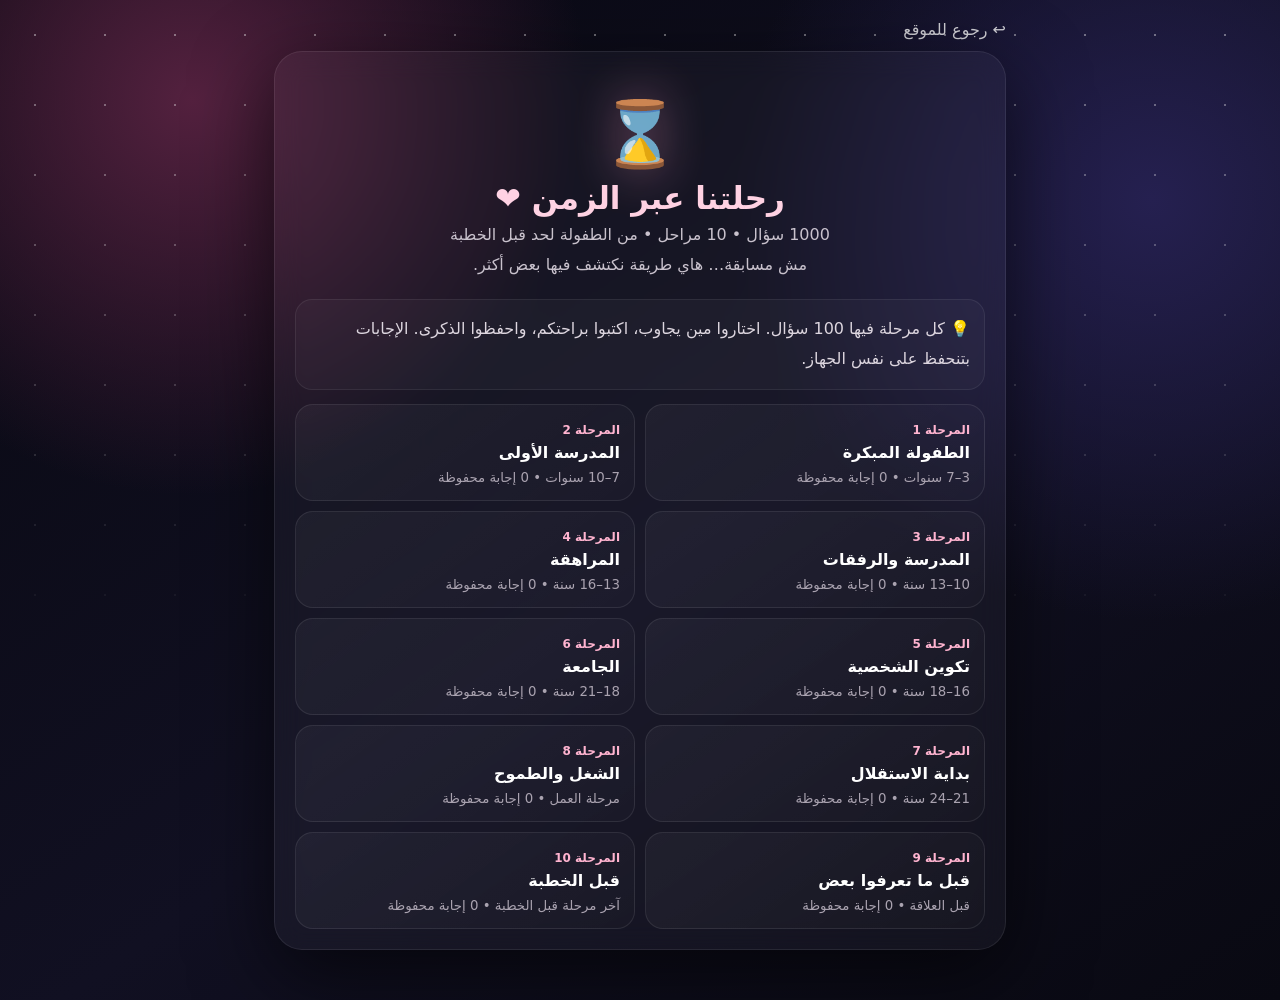
<file: time-machine.html>
<!doctype html><html lang="ar" dir="rtl"><head><meta charset="utf-8"><meta name="viewport" content="width=device-width,initial-scale=1,viewport-fit=cover"><meta name="theme-color" content="#0b0a18"><title>رحلتنا عبر الزمن ❤️</title><style>
*{box-sizing:border-box}:root{--p:#ff9fc4;--paper:#f5eadb;--ink:#30262b}body{margin:0;min-height:100vh;color:#fff;font-family:system-ui,-apple-system,"Segoe UI",sans-serif;background:radial-gradient(circle at 15% 10%,#54213f,transparent 28%),radial-gradient(circle at 90% 20%,#252050,transparent 30%),linear-gradient(145deg,#080811,#111022 55%,#090912);overflow-x:hidden}body:before{content:"";position:fixed;inset:0;pointer-events:none;opacity:.4;background-image:radial-gradient(#fff 1px,transparent 1px);background-size:70px 70px;mask-image:linear-gradient(#000,transparent 75%)}.wrap{width:min(760px,100%);margin:auto;padding:16px 14px 50px;position:relative}.back{color:#fff;text-decoration:none;opacity:.8;display:inline-block;margin:4px 0 12px}.panel{background:#ffffff09;border:1px solid #ffffff15;border-radius:28px;padding:20px;box-shadow:0 25px 80px #0009;backdrop-filter:blur(14px)}.hero{text-align:center;padding:25px 8px 18px}.hour{font-size:64px;filter:drop-shadow(0 0 25px #ff9fc477);animation:f 3s ease-in-out infinite}@keyframes f{50%{transform:translateY(-7px) rotate(2deg)}}h1{font-size:31px;color:#ffd2e3;margin:8px 0 4px}.hero p{color:#c9c2cd;line-height:1.9;margin:0}.note,.memory{background:#ffffff08;border:1px solid #ffffff12;border-radius:17px;padding:14px;line-height:1.9;color:#ddd6df}.eras{display:grid;grid-template-columns:1fr 1fr;gap:10px;margin-top:14px}button{font:inherit}.era,.secondary,.player,.save,.next,.primary{cursor:pointer}.era{border:1px solid #ffffff16;background:linear-gradient(145deg,#ffffff0b,#ffffff04);border-radius:18px;padding:14px;text-align:right;color:#fff;min-height:82px}.era .n{color:#ffb4d0;font-size:12px;font-weight:900}.era b{display:block;margin:5px 0;font-size:16px}.era small{color:#aaa3b0}.top{display:flex;justify-content:space-between;gap:8px;align-items:center;flex-wrap:wrap;margin-bottom:10px}.badge{border:1px solid #ff9fc433;background:#ff9fc40b;color:#ffd2e3;border-radius:999px;padding:7px 10px;font-size:12px}.progress{height:7px;background:#ffffff12;border-radius:99px;overflow:hidden;margin:12px 0 18px}.progress i{display:block;height:100%;width:0;background:linear-gradient(90deg,#d86b9c,#ffd09b);transition:.3s}.questionCard{background:var(--paper);color:var(--ink);border-radius:23px;padding:22px 18px;box-shadow:0 20px 60px #0009}.eraTitle{font-size:13px;color:#8b6d55;font-weight:800}.question{font-size:21px;line-height:1.8;font-weight:800;margin:7px 0 18px}.players{display:grid;grid-template-columns:1fr 1fr;gap:8px;margin-bottom:10px}.player{border:1px solid #bba999;background:#fff8f0;color:#5d4a43;border-radius:13px;padding:11px;font-weight:800}.player.active{background:#f1d0dd;border-color:#c77b99;color:#713c54}textarea{width:100%;min-height:125px;resize:vertical;border:1px solid #c9b8aa;border-radius:15px;background:#fffaf5;color:#33282c;padding:12px;font:inherit;line-height:1.7;outline:none}textarea:focus{border-color:#b56c89;box-shadow:0 0 0 3px #b56c8920}.actions{display:flex;gap:8px;margin-top:10px}.next,.save,.primary,.secondary{border-radius:14px;padding:12px 15px;font-weight:900}.next{border:0;background:#3a2630;color:#fff;flex:1}.save{border:0;background:#ead3b7;color:#3a2d2a}.secondary{border:1px solid #ffffff22;background:#ffffff08;color:#fff}.meta{display:flex;justify-content:space-between;color:#b7afb9;font-size:12px;margin-top:10px;gap:8px}.final{text-align:center;padding:28px 14px}.heart{font-size:70px}.final h2{color:#ffd0e1}.stats{display:grid;grid-template-columns:repeat(3,1fr);gap:8px;margin:15px 0}.stat{background:#ffffff08;border:1px solid #ffffff12;border-radius:15px;padding:12px}.stat b{display:block;font-size:22px;color:#ffd0e1}.timeline{display:grid;gap:9px;text-align:right}.item{padding:13px;border:1px solid #ffffff12;background:#ffffff07;border-radius:16px;line-height:1.8}.item b{color:#ffb5cf}.primary{border:0;background:#e47ca6;color:#fff}@media(max-width:520px){.eras{grid-template-columns:1fr}.question{font-size:19px}.panel{padding:15px}}
</style></head><body><main class="wrap"><a class="back" href="index.html">↩️ رجوع للموقع</a>
<section id="home" class="panel"><div class="hero"><div class="hour">⌛</div><h1>رحلتنا عبر الزمن ❤️</h1><p>1000 سؤال • 10 مراحل • من الطفولة لحد قبل الخطبة<br>مش مسابقة… هاي طريقة نكتشف فيها بعض أكثر.</p></div><div class="note">💡 كل مرحلة فيها 100 سؤال. اختاروا مين يجاوب، اكتبوا براحتكم، واحفظوا الذكرى. الإجابات بتنحفظ على نفس الجهاز.</div><div class="eras" id="eras"></div></section>
<section id="game" class="panel" hidden><div class="top"><button class="secondary" id="back">↩️ المراحل</button><span class="badge" id="eb"></span><span class="badge" id="cb"></span></div><div class="progress"><i id="bar"></i></div><div class="questionCard"><div class="eraTitle" id="et"></div><div class="question" id="q"></div><div class="players"><button class="player active" data-p="bayan">🌷 بيان تجاوب</button><button class="player" data-p="hamza">❤️ حمزة يجاوب</button></div><textarea id="ans" placeholder="اكتب الجواب هون… احكوا براحتكم ❤️"></textarea><div class="actions"><button class="save" id="save">💾 حفظ</button><button class="next" id="next">السؤال التالي →</button></div></div><div class="meta"><span id="ac"></span><span>محفوظ على هذا الجهاز</span></div><div class="memory" id="mem"></div></section>
<section id="finish" class="panel final" hidden><div class="heart">❤️</div><h2>رجعنا للحاضر</h2><p>خلصت رحلة الـ1000 سؤال. الذكريات اللي كتبتوها ضلت معكم.</p><div class="stats"><div class="stat"><b id="ta">0</b>إجابة</div><div class="stat"><b>10</b>مراحل</div><div class="stat"><b>1000</b>سؤال</div></div><div class="timeline" id="tl"></div><br><button class="primary" id="restart">↩️ ابدأ الرحلة من جديد</button></section></main>
<script>
const ERAS=[["الطفولة المبكرة","3–7 سنوات"],["المدرسة الأولى","7–10 سنوات"],["المدرسة والرفقات","10–13 سنة"],["المراهقة","13–16 سنة"],["تكوين الشخصية","16–18 سنة"],["الجامعة","18–21 سنة"],["بداية الاستقلال","21–24 سنة"],["الشغل والطموح","مرحلة العمل"],["قبل ما تعرفوا بعض","قبل العلاقة"],["قبل الخطبة","آخر مرحلة قبل الخطبة"]];
const CTX=["وأنت بمرحلة الطفولة المبكرة، ","بأول سنين المدرسة، ","بين المدرسة وأصحابك، ","بمرحلة المراهقة، ","وأنت بتبني شخصيتك، ","بسنين الجامعة، ","بمرحلة بداية الاستقلال، ","بمرحلة الشغل والطموح، ","قبل ما تعرفوا بعض، ","بآخر مرحلة قبل الخطبة، "];
const SHARED=["شو أكثر لعبة كنت تحبها؟","مين كان أقرب شخص إلك بهالفترة؟","شو أكثر مكان كنت تحب تروح عليه؟","شو الأكلة اللي كنت تطلبها كثير؟","شو الشي اللي كان يخليك تضحك بسرعة؟","شو الشي اللي كان يزعلك بسرعة؟","كنت هادي ولا مشاغب؟","شو أكثر عادة كانت عندك؟","شو أول حلم بتتذكره؟","شو أكثر ذكرى دافئة بتتذكرها؟","مين كان أكثر شخص يدللك؟","مين كنت تلجأله لما تخاف؟","شو أكثر شيء كنت تخاف منه؟","شو أكثر شيء كنت متحمس إله؟","شو الشي اللي كنت تتمنى تملكه؟","شو أكثر شيء كنت تحب تجمعه؟","شو برنامج أو كرتون كنت تحبه؟","شو شخصية كنت تحبها؟","شو أكثر موقف خلاك تضحك مع أهلك؟","شو موقف محرج بتتذكره؟","شو أغرب شغلة كنت تصدقها؟","شو أكثر شغلة كنت تعملها وتعرف إنها غلط؟","شو أكثر كلمة كنت تكررها؟","شو لقب كان الناس ينادوك فيه؟","شو أكثر هدية بتتذكرها؟","شو أول شيء كنت تحب تشتريه إذا معك مصاري؟","كنت تحب تكون القائد ولا تمشي مع المجموعة؟","كنت تحب المنافسة ولا تتجنبها؟","شو أكثر شيء كنت تحب تسمعه من أهلك؟","شو أكثر شيء كنت تحتاجه لما تزعل؟","شو أكثر شخص كنت تحب تقعد معه؟","شو نشاط كنت ممكن تضيع فيه ساعات؟","شو أكثر مكان بتحس فيه بالأمان؟","شو ذكرى نفسك ترجع تعيشها؟","شو ذكرى نفسك تمسحها؟","شو موقف حسيت فيه إنك كبرت؟","متى أول مرة تحملت مسؤولية حقيقية؟","شو أول قرار حسيت إنه قرارك أنت؟","شو أكثر شيء كنت تتمنى الناس يفهموه عنك؟","شو صفة كانت واضحة فيك من وقتها؟","شو صفة تغيرت فيك بعدين؟","شو شيء كنت ممتاز فيه؟","شو شيء كنت تحس إنك سيئ فيه؟","مين كان أكثر شخص يؤثر بقراراتك؟","هل كنت تحب الوحدة أحيانًا؟ ليش؟","شو أكثر شيء كان يحمسك لليوم الجديد؟","شو أكثر شيء كان يخليك تأجل؟","شو أكثر موقف ضحكت عليه بعد ما كنت زعلان؟","شو أغرب مغامرة عملتها؟","شو أكثر مكان كنت تتمنى تزوره؟","شو أكثر شيء كنت تتمنى تتعلمه؟","شو أكثر مهارة حبيتها؟","شو شيء كنت تكره بدون سبب واضح؟","شو أكثر شيء كنت تتنافس عليه مع أصحابك؟","شو أكثر عادة عندك كانت تزعج أهلك؟","شو أكثر عادة في شخص قريب منك كنت تحبها؟","شو أكثر شيء كنت تحب تسويه مع العيلة؟","شو أكثر شيء كنت تحب تسويه لحالك؟","شو أول مرة حسيت فيها بالفخر بنفسك؟","شو أول مرة حسيت فيها بالخذلان؟","كيف كنت تتصرف لما تغلط؟","هل كنت تعتذر بسهولة؟","هل كنت تحكي عن مشاعرك بسهولة؟","مين كنت تحكي معه عن أسرارك؟","شو سر صغير كنت تخبيه عن الكل؟","شو الشي اللي كنت تستحي تحكي عنه؟","شو أكثر موقف خلاك تدافع عن نفسك؟","شو أكثر موقف خلاك تدافع عن شخص ثاني؟","شو أكثر شيء كنت تعتبره مهم جدًا؟","شو شيء كنت تعتبره مستحيل وبعدين صار عادي؟","شو أكثر تغيير صار بحياتك بهالفترة؟","مين أكثر شخص ساعدك بهالتغيير؟","شو أكثر شيء كنت تتمنى يتغير؟","شو الشي اللي لو صار كان رح يفرحك كثير؟","شو الشي اللي لو صار كان رح يزعلك كثير؟","شو أكثر ذكرى مرتبطة بالبيت؟","شو أكثر ذكرى مرتبطة بالمدرسة؟","شو أكثر ذكرى مرتبطة بصاحب؟","شو أكثر مكان كان إله معنى عندك؟","شو أكثر يوم بتتذكر تفاصيله؟","شو موقف نفسك تعرف كيف كان الناس شايفينه؟","شو أكثر شيء كنت تسويه لما تكون مبسوط؟","شو أكثر شيء كنت تسويه لما تكون زعلان؟","كيف كنت تعبر عن محبتك للناس؟","كيف كنت تعرف إن شخص يحبك؟","شو أكثر صفة كنت تحترمها بالناس؟","شو أكثر صفة كانت تزعجك بالناس؟","شو كنت تتمنى تكون لما تكبر؟","لو رجعت لهالفترة يوم واحد، شو بتعمل؟","لو قابلت نفسك بهالفترة، شو أول شيء بتحكيلها؟"];
const CUSTOM=[
["مين كان يلبسك أو يجهزك للمدرسة؟","شو كنت تعمل أول ما تصحى؟","شو أكثر لعبة كنت تلعبها مع إخوتك؟","شو أكثر مشوار كنت تفرح فيه؟","شو كنت تعمل لما تمل؟","شو أكثر صوت أو أغنية كنت تعرفها؟","شو أكثر شيء كنت تحب تاكله من البيت؟","شو موقف من العيلة ما بتنساه؟","شو كنت تعمل قبل النوم؟","شو كنت تتمنى يصير بكرا؟"],
["كيف كان أول يوم مدرسة بالنسبة إلك؟","مين أول معلم أو معلمة بتتذكره؟","شو أول مادة حسيت حالك شاطر فيها؟","كنت تحب الفسحة أكثر ولا الحصة؟","شو أول صديق بتتذكره بالمدرسة؟","هل كنت تخاف من الامتحانات؟","شو أول علامة فرحت فيها كثير؟","شو موقف معلم لسا بتتذكره؟","كنت تحب تشارك بالأنشطة؟","شو أكثر شيء كنت تنتظره بنهاية الدوام؟"],
["كيف تغيرت صداقاتك بهالسنين؟","شو أول مرة حسيت إن رأيك صار مهم؟","كنت تتأثر بأصحابك بسهولة؟","شو أكثر موقف بينك وبين أصحابك ما بتنساه؟","هل كنت تحب تكون معروف بين الطلاب؟","شو أكثر نشاط كنت تتميز فيه؟","هل كنت تحكي لأهلك عن أصحابك؟","شو أول خلاف قوي صار مع صديق؟","كيف كنت تصالح صاحبك؟","شو أكثر شيء تعلمته من أصحابك؟"],
["شو أكثر شيء كنت محتار فيه عن نفسك؟","مين كان الشخص اللي تثق فيه بهالمرحلة؟","شو أكثر شيء كان يضغط عليك؟","شو أول موقف خلاك تفكر بالمستقبل بجدية؟","كيف تغيرت علاقتك بأهلك؟","شو أكثر شيء كنت حساس تجاهه؟","شو رأيك بنفسك وقتها؟","شو حلم بدأ يكبر معك؟","شو شيء كنت تتمنى الناس ما تحكم عليك بسببه؟","شو أكثر درس أخذته من خطأ بهالمرحلة؟"],
["شو القرار اللي حسيت إنه غيّر شخصيتك؟","شو الشي اللي صرت ترفضه بعد ما كنت تقبله؟","مين كان أكثر شخص تستشير رأيه؟","شو أكثر مسؤولية بدأت تحملها؟","شو الشي اللي صار عندك أهم من قبل؟","شو مفهوم النجاح عندك وقتها؟","شو أكثر شيء كنت تخاف تفشل فيه؟","شو موقف حسيت فيه إنك صرت تعتمد على نفسك؟","شو صفة كنت تتمنى تقويها؟","شو أكثر شيء كنت تدعي أو تتمنى يتحقق؟"],
["شو أول شعور كان عندك تجاه الجامعة؟","شو أكثر شيء فاجأك بالجامعة؟","كيف اخترت تخصصك؟","شو أول موقف خلاك تحس إنك دخلت حياة جديدة؟","مين أول شخص قرب منك بالجامعة؟","كيف تغيرت دائرة أصحابك؟","شو أصعب مادة أو مرحلة بتتذكرها؟","شو أكثر إنجاز جامعي بتفتخر فيه؟","شو موقف جامعي لسا بضحكك؟","شو الشي اللي تعلمته عن نفسك بالجامعة؟"],
["شو أول شيء تغير بحياتك لما صرت تعتمد على نفسك؟","كيف كانت علاقتك بالبيت بعد الاستقلال؟","شو أول مسؤولية مالية حسيت بثقلها؟","شو أكثر شيء اشتقتله من أيام البيت؟","شو أول مرة حسيت إنك قادر تدبر حالك؟","كيف تغيرت نظرتك للوقت؟","شو عادة جديدة اكتسبتها؟","شو عادة قديمة تركتها؟","شو أكثر موقف علمك الصبر؟","شو الشي اللي صار يعني لك الأمان؟"],
["شو أول يوم شغل بتتذكره؟","شو أول راتب أو دخل حسيت بقيمته؟","شو أكثر موقف مهني علمك شيء؟","مين أكثر شخص أثر فيك بالشغل؟","شو نوع الناس اللي ترتاح تشتغل معهم؟","شو أكثر ضغط قدرت تتجاوزه؟","شو إنجاز مهني بتفتخر فيه؟","شو مهارة كنت تتمنى تتعلمها أسرع؟","شو حلم مهني لسا عندك؟","شو الشي اللي صار مهم عندك أكثر من الراتب؟"],
["قبل ما تعرف الشخص اللي رح يصير مهم بحياتك، كيف كنت تتخيل شريك حياتك؟","شو كنت تعتبره أساس العلاقة الناجحة؟","شو الشي اللي كنت مستحيل تقبله بعلاقة؟","شو كان مفهومك عن الحب وقتها؟","هل كنت مستعجل تدخل علاقة ولا لأ؟ وليش؟","شو الصفة اللي كنت تتمنى تلاقيها بالشخص المقابل؟","شو أكثر شيء كنت تخاف منه بالعلاقات؟","كيف كنت تعرف إنك مرتاح لشخص؟","شو شيء كنت تتمنى شخص يفهمه عنك؟","لو حكيت مع نفسك قبل ما تعرف الشخص المناسب، شو بتنصحها؟"],
["شو أول شيء كنت تنتظره من حياتك الزوجية؟","شو معنى الاستقرار بالنسبة إلك؟","شو أهم صفة كنت تبحث عنها بالشريك؟","شو أكثر شيء كنت مستعد تغيره في نفسك عشان علاقة ناجحة؟","شو الشي اللي ما كنت مستعد تتنازل عنه؟","شو تصورك عن البيت اللي بدك تبنيه؟","كيف كنت تتخيل علاقتك بأهل شريكك؟","شو الشي اللي كنت تتمنى تلاقيه في شريكك وما كنت تعرف كيف تسميه؟","شو أكثر دعوة كنت تتمناها لمستقبلك؟","لو عرفت إن حياتك رح تتغير قريب، شو كنت تتمنى يكون أول شيء حلو فيها؟"]
];
const KEY="time_machine_v1";let S=JSON.parse(localStorage.getItem(KEY)||"null")||{p:"bayan",e:0,i:0,a:{}};const $=x=>document.getElementById(x),esc=s=>s.replace(/[&<>"']/g,m=>({"&":"&amp;","<":"&lt;",">":"&gt;",'"':"&quot;","'":"&#039;"}[m]));function Q(e,i){return i<90?CTX[e]+SHARED[i]:CUSTOM[e][i-90]}function K(e,i,p){return e+"_"+i+"_"+p}function C(){return Object.keys(S.a).length}function save(){localStorage.setItem(KEY,JSON.stringify(S))}function eras(){let z=$("eras");z.innerHTML="";ERAS.forEach((x,e)=>{let n=Object.keys(S.a).filter(k=>k.startsWith(e+"_")).length,b=document.createElement("button");b.className="era";b.innerHTML='<span class="n">المرحلة '+(e+1)+'</span><b>'+x[0]+'</b><small>'+x[1]+' • '+n+' إجابة محفوظة</small>';b.onclick=()=>start(e);z.appendChild(b)})}function start(e){S.e=e;S.i=0;save();$("home").hidden=true;$("finish").hidden=true;$("game").hidden=false;render()}function render(){let e=S.e,i=S.i;$("eb").textContent="المرحلة "+(e+1)+" • "+ERAS[e][1];$("cb").textContent=(i+1)+"/100";$("et").textContent=ERAS[e][0]+" — السؤال "+(i+1);$("q").textContent=Q(e,i);$("bar").style.width=(i/99*100)+"%";document.querySelectorAll(".player").forEach(b=>b.classList.toggle("active",b.dataset.p===S.p));$("ans").value=S.a[K(e,i,S.p)]||"";$("ac").textContent="محفوظ: "+C()+" إجابة";let o=S.p==="bayan"?"hamza":"bayan",v=S.a[K(e,i,o)];$("mem").innerHTML=v?"💞 جواب الطرف الثاني على نفس السؤال:<br><b>"+esc(v)+"</b>":"💭 جاوبوا براحتكم… حتى لو الذكرى طويلة، التفاصيل هي أحلى جزء."}function saveA(){let v=$("ans").value.trim(),k=K(S.e,S.i,S.p);if(v)S.a[k]=v;else delete S.a[k];save();$("ac").textContent="محفوظ: "+C()+" إجابة"}function next(){saveA();if(S.i<99)S.i++;else if(S.e<9){S.e++;S.i=0}else return finish();save();render();scrollTo({top:0,behavior:"smooth"})}function finish(){$("game").hidden=true;$("finish").hidden=false;$("ta").textContent=C();let t=$("tl");t.innerHTML="";for(let e=0;e<10;e++){let rows=Object.entries(S.a).filter(([k])=>k.startsWith(e+"_")).slice(0,3);if(rows.length){let d=document.createElement("div");d.className="item";d.innerHTML="<b>⌛ "+ERAS[e][0]+"</b><br>"+rows.map(x=>"• "+esc(x[1])).join("<br>");t.appendChild(d)}}}document.querySelectorAll(".player").forEach(b=>b.onclick=()=>{S.p=b.dataset.p;save();render()});$("save").onclick=saveA;$("next").onclick=next;$("back").onclick=()=>{saveA();$("game").hidden=true;$("home").hidden=false;eras()};$("restart").onclick=()=>{if(confirm("متأكدين بدكم تمسحوا الإجابات وتبدأوا من أول وجديد؟")){localStorage.removeItem(KEY);S={p:"bayan",e:0,i:0,a:{}};$("finish").hidden=true;$("home").hidden=false;eras()}};eras();
</script></body></html>
</file>
<file: worlds.css>
@import url('https://fonts.googleapis.com/css2?family=Cairo:wght@400;600;700;800&display=swap');
:root{font-family:Cairo,sans-serif;color:#fff;background:#0d0711}*{box-sizing:border-box}body{margin:0;min-height:100vh;overflow-x:hidden;background:#0d0711}button{font:inherit}.screen{display:none;min-height:100vh;padding:74px 16px 36px;align-items:center;justify-content:center;position:relative}.screen.active{display:flex;animation:enter .55s ease}@keyframes enter{from{opacity:0;transform:translateY(20px)}to{opacity:1;transform:none}}.bg{position:fixed;inset:0;z-index:-2}.bayan{background:radial-gradient(circle at 50% 8%,#8b4161,#26101d 48%,#09060b)}.byoun{background:radial-gradient(circle at 50% 8%,#40548e,#121a38 48%,#050710)}.byonti{background:radial-gradient(circle at 50% 8%,#bd6688,#4b1e3b 48%,#0e060d)}.card{width:min(850px,100%);padding:28px 20px;border:1px solid #ffffff22;border-radius:34px;background:#ffffff0c;backdrop-filter:blur(20px);box-shadow:0 28px 100px #0009;text-align:center}.hero{font-size:72px;animation:float 3s ease-in-out infinite}@keyframes float{50%{transform:translateY(-10px)}}h1{font-size:clamp(38px,10vw,70px);margin:4px 0 10px}h2{font-size:clamp(27px,7vw,45px);margin:5px 0 15px}p{color:#eadce5;line-height:2;font-size:16px}.notice{display:inline-flex;gap:8px;align-items:center;padding:10px 15px;border-radius:999px;background:#fff1;border:1px solid #fff2;color:#ffe3ed;font-weight:800;margin:8px}.choices,.tools{display:grid;grid-template-columns:repeat(3,1fr);gap:13px;margin:22px 0}.tools{grid-template-columns:repeat(2,1fr)}.tile,.btn{border:1px solid #fff2;border-radius:22px;background:#fff1;color:#fff;padding:17px;cursor:pointer;transition:.25s;box-shadow:0 12px 35px #0003}.tile:hover,.btn:hover{transform:translateY(-4px);background:#fff2}.tile:active,.btn:active{transform:scale(.96)}.tile b{display:block;font-size:21px}.tile span{font-size:36px;display:block;margin-bottom:4px}.home,.music{position:fixed;top:14px;z-index:50;border:1px solid #fff3;background:#ffffff18;color:#fff;border-radius:999px;padding:9px 14px;backdrop-filter:blur(14px);cursor:pointer}.home{right:14px}.music{left:14px}.stage{position:relative;height:300px;border-radius:28px;border:1px solid #fff2;background:#0002;overflow:hidden;margin:16px 0;touch-action:manipulation}.msg{min-height:54px;margin:12px auto;padding:14px 17px;border-radius:20px;background:#fff1;border:1px solid #fff2;line-height:1.9;position:relative;z-index:30;max-width:760px}.hidden{display:none}.show{display:block;animation:enter .4s ease}.petal,.heartDrop,.star,.butterfly{position:absolute;user-select:none;cursor:pointer}.petal{font-size:30px;animation:drift 4s linear forwards}@keyframes drift{to{transform:translate(var(--x),320px) rotate(360deg);opacity:0}}.heartDrop{position:fixed;top:-50px;z-index:99999;pointer-events:none;font-size:25px;animation:fall 5s linear forwards;filter:drop-shadow(0 5px 8px #0004)}@keyframes fall{0%{opacity:0}10%{opacity:1}100%{transform:translate3d(var(--x),115vh,0) rotate(420deg);opacity:.12}}.star{font-size:26px;animation:twinkle 1.2s ease-in-out infinite alternate}@keyframes twinkle{to{opacity:.3;transform:scale(.7)}}.butterfly{font-size:28px;animation:fly 5s ease-in-out infinite alternate}@keyframes fly{to{transform:translate(180px,-80px) rotate(15deg)}}.flower{position:absolute;left:50%;top:50%;transform:translate(-50%,-50%);font-size:90px;cursor:pointer;transition:.4s}.flower.bloom{transform:translate(-50%,-50%) scale(1.35) rotate(8deg);filter:drop-shadow(0 0 25px #ff9fc2)}.gardenDot{position:absolute;width:20px;height:20px;border:0;border-radius:50%;background:#ffd5e3;box-shadow:0 0 22px #ff9fc2;cursor:pointer;animation:dotPulse 1.3s infinite alternate}@keyframes dotPulse{to{transform:scale(1.35);box-shadow:0 0 35px #ff9fc2}}.constellation{position:relative;height:250px}.line{position:absolute;height:2px;background:#ffffff55;transform-origin:left}.memoryGrid{display:grid;grid-template-columns:repeat(4,1fr);gap:10px;max-width:420px;margin:18px auto}.mem{aspect-ratio:1;border-radius:15px;border:1px solid #fff2;background:#fff1;color:transparent;cursor:pointer;font-size:25px}.mem.open{color:#fff;background:#ffffff22}.meter{height:16px;border-radius:99px;background:#fff1;overflow:hidden;margin:15px}.meter i{display:block;width:0;height:100%;background:linear-gradient(90deg,#ff729f,#ffd7e4);transition:1s}.box{width:170px;height:170px;margin:25px auto;position:relative;cursor:pointer;transform-style:preserve-3d;transition:.6s}.box .lid{position:absolute;inset:0;background:linear-gradient(145deg,#ff91b7,#d94f86);border-radius:25px;display:grid;place-items:center;font-size:50px;box-shadow:0 20px 50px #0005}.box.open{transform:rotateY(180deg) scale(1.04)}.typeLine{font-size:25px;font-weight:800;min-height:45px}.drag{height:110px;border:1px dashed #fff3;border-radius:20px;padding:20px;overflow:hidden;white-space:nowrap;touch-action:pan-x}.timeline{display:flex;gap:12px;overflow-x:auto;padding:15px 4px}.memoryNode{min-width:150px;padding:20px;border-radius:22px;background:#fff1;border:1px solid #fff2;cursor:pointer}.envelope{width:min(560px,94vw);height:520px;margin:18px auto 8px;position:relative;cursor:pointer;transition:height .35s}.envbody{position:absolute;inset:0;border-radius:22px;background:linear-gradient(145deg,#f7b1ca,#df6e9c);z-index:1}.paper{position:absolute;left:15px;right:15px;top:15px;min-height:500px;height:auto;background:#fffafa;color:#54263c;border-radius:16px;padding:24px;z-index:2;overflow:visible;line-height:2;text-align:right;transition:.7s;box-shadow:0 8px 30px #0002}.flap{position:absolute;inset:0 0 42% 0;background:#eb8caf;clip-path:polygon(0 0,100% 0,50% 100%);z-index:4;transition:.7s;transform-origin:top}.seal{position:absolute;z-index:5;bottom:18px;left:50%;transform:translateX(-50%);font-size:28px}.envelope.open{height:520px}.envelope.open .flap{transform:rotateX(180deg);z-index:1}.envelope.open .paper{transform:translateY(-165px);z-index:10}.gameHud{position:absolute;top:12px;left:50%;transform:translateX(-50%);z-index:20;padding:8px 14px;border-radius:999px;background:#170b18dd;border:1px solid #fff3;font-weight:800;font-size:14px;backdrop-filter:blur(8px);white-space:nowrap}.tapHeart{position:absolute;border:0;background:none;font-size:42px;cursor:pointer;filter:drop-shadow(0 8px 12px #0004);animation:heartPop .35s ease,heartFloat 2.5s ease-in-out infinite alternate;z-index:50;touch-action:manipulation;pointer-events:auto;padding:8px}@keyframes heartPop{from{transform:scale(0);opacity:0}to{transform:scale(1);opacity:1}}@keyframes heartFloat{to{transform:translateY(-12px)}}.star.found{filter:drop-shadow(0 0 18px #fff1a8);transform:scale(1.35)}.fallingStar{animation:starDrop 3.2s linear forwards,twinkle 1s infinite alternate}@keyframes starDrop{to{top:105%}}.orbitMoon{position:absolute;left:50%;top:50%;transform:translate(-50%,-50%);font-size:62px;filter:drop-shadow(0 0 22px #a9c5ff)}.planet{position:absolute;left:50%;top:50%;font-size:38px;transform:translate(-50%,-50%) translateX(90px);cursor:grab;transition:transform .08s linear}.scope{font-size:110px;text-align:center;margin-top:70px;cursor:pointer;animation:scopeFloat 2s ease-in-out infinite alternate}@keyframes scopeFloat{to{transform:translateY(-10px) rotate(-3deg)}}.magicHeart{font-size:90px;text-align:center;margin:65px 0;animation:magicPulse 1s infinite alternate;filter:drop-shadow(0 0 calc(10px + var(--magic,0)*4px) #ff8eb6)}@keyframes magicPulse{to{transform:scale(1.12)}}.wordSwap{animation:wordIn .28s ease}@keyframes wordIn{from{opacity:0;transform:translateY(12px) scale(.9)}to{opacity:1;transform:none}}.spark{position:fixed;pointer-events:none;z-index:100001;font-size:18px;animation:sparkFly .9s ease-out forwards}@keyframes sparkFly{to{transform:translate(var(--x),var(--y)) scale(.15) rotate(180deg);opacity:0}}.backWorld{display:block;width:max-content;margin:0 auto 12px;border:1px solid #fff3;background:#fff1;color:#fff;border-radius:999px;padding:10px 17px;cursor:pointer;transition:.25s}.backWorld:active{transform:scale(.96)}.letterCard{overflow:visible}.bigLoveResult{font-size:clamp(48px,14vw,110px);font-weight:900;line-height:1.15;margin:12px 0;background:linear-gradient(90deg,#ff6f9e,#ffd6e6,#ff8bb5);-webkit-background-clip:text;background-clip:text;color:transparent;text-shadow:0 0 28px rgba(255,105,160,.35);animation:loveReveal .8s cubic-bezier(.2,.8,.2,1)}.huntHint{position:absolute;top:52px;left:50%;transform:translateX(-50%);z-index:19;font-weight:700;font-size:13px;opacity:.85;white-space:nowrap}@keyframes loveReveal{from{transform:scale(.65);opacity:0}to{transform:scale(1);opacity:1}}.screen.active .msg.show{scroll-margin-top:90px}.lovePopup{position:fixed;inset:0;z-index:100000;display:grid;place-items:center;padding:20px;background:rgba(12,3,10,.74);backdrop-filter:blur(10px);opacity:0;pointer-events:none;transition:.3s}.lovePopup.show{opacity:1;pointer-events:auto}.lovePopupBox{width:min(620px,94vw);padding:38px 20px 30px;border:1px solid rgba(255,210,225,.4);border-radius:34px;text-align:center;background:linear-gradient(145deg,rgba(75,18,50,.98),rgba(24,7,20,.98));box-shadow:0 30px 100px #0009;transform:scale(.78) translateY(20px);transition:.45s cubic-bezier(.2,.9,.2,1)}.lovePopup.show .lovePopupBox{transform:none}.loveBig{font-size:78px;animation:magicPulse 1s infinite alternate}.loveText{font-size:clamp(48px,12vw,92px);font-weight:900;line-height:1.1;background:linear-gradient(90deg,#ff6f9e,#fff,#ff8bb5);-webkit-background-clip:text;background-clip:text;color:transparent}.loveSub{margin:12px 0 20px;color:#f4dce7;font-size:17px}.loveClose{min-width:190px}@media(max-width:620px){.choices{grid-template-columns:1fr}.tools{grid-template-columns:1fr}.memoryGrid{grid-template-columns:repeat(4,1fr)}.stage{height:310px}.envelope{width:min(94vw,560px);height:520px}.envelope.open{height:520px}.paper{min-height:500px;padding:18px;font-size:14px;line-height:1.85}.envelope.open .paper{transform:translateY(-155px)}}
</file>
<file: enhancement.css>
/* Premium visual layer v2 */
:root{--glass:rgba(255,255,255,.09);--line:rgba(255,255,255,.2);--shadow:0 30px 100px rgba(0,0,0,.42)}
.card{position:relative;overflow:hidden;box-shadow:var(--shadow);border-color:var(--line);background:linear-gradient(145deg,rgba(255,255,255,.13),rgba(255,255,255,.045));isolation:isolate}
.card:before{content:"";position:absolute;inset:-45%;background:radial-gradient(circle at 20% 20%,rgba(255,160,200,.18),transparent 27%),radial-gradient(circle at 80% 70%,rgba(255,255,255,.09),transparent 25%);animation:aurora 12s ease-in-out infinite alternate;pointer-events:none;z-index:-1}
.card:after{content:"";position:absolute;top:-120%;left:-45%;width:28%;height:320%;background:linear-gradient(90deg,transparent,rgba(255,255,255,.13),transparent);transform:rotate(22deg);animation:shine 8s ease-in-out infinite;pointer-events:none;z-index:0}
.card>*{position:relative;z-index:1}
@keyframes aurora{from{transform:translate3d(-2%,0,0) rotate(0deg)}to{transform:translate3d(2%,2%,0) rotate(4deg)}}
@keyframes shine{0%,65%{left:-45%}80%,100%{left:125%}}
.choice,.game{position:relative;overflow:hidden;box-shadow:0 10px 28px rgba(0,0,0,.17);transform:translateZ(0)}
.choice:after,.game:after{content:"";position:absolute;top:-80%;left:-35%;width:35%;height:260%;background:rgba(255,255,255,.15);transform:rotate(22deg);transition:.65s}
.choice:hover:after,.game:hover:after{left:110%}
.choice:active,.game:active,.btn:active{transform:scale(.96)}
.choice:before{content:"";position:absolute;inset:auto -20% -60%;height:110px;background:radial-gradient(circle,rgba(255,120,170,.18),transparent 65%);filter:blur(12px);transition:.4s}
.choice:hover:before{transform:scale(1.5);opacity:1}
/* Main-page audio notice */
#start .card:after{content:"🔊  ارفعي صوت جهازك شوي قبل ما تختاري  •  في أغنية خاصة إلك";position:relative;display:block;left:auto;top:auto;width:auto;height:auto;margin:20px auto 0;padding:12px 16px;border:1px solid rgba(255,188,214,.25);border-radius:18px;background:linear-gradient(90deg,rgba(255,99,157,.14),rgba(255,255,255,.07),rgba(255,99,157,.14));color:#ffe3ed;font:700 13px Cairo,sans-serif;text-align:center;transform:none;animation:noticePulse 2.4s ease-in-out infinite;box-shadow:0 10px 30px rgba(0,0,0,.16)}
@keyframes noticePulse{0%,100%{box-shadow:0 10px 30px rgba(0,0,0,.16);border-color:rgba(255,188,214,.22)}50%{box-shadow:0 10px 38px rgba(255,82,145,.22);border-color:rgba(255,188,214,.5)}}
/* Make the three worlds feel like distinct premium spaces */
#bayan .card{border-color:rgba(255,174,204,.3)}#byoun .card{border-color:rgba(164,190,255,.28)}#byonti .card{border-color:rgba(255,157,195,.34)}
#bayan .game:hover{box-shadow:0 18px 42px rgba(255,104,158,.2)}#byoun .game:hover{box-shadow:0 18px 42px rgba(100,145,255,.2)}#byonti .game:hover{box-shadow:0 18px 42px rgba(255,79,150,.23)}
/* Animated decorative constellations / petals */
#bayan:before,#byoun:before,#byonti:before{content:"";position:fixed;inset:0;pointer-events:none;z-index:-1;opacity:.65;background-image:radial-gradient(circle at 15% 20%,#fff8 0 1px,transparent 2px),radial-gradient(circle at 80% 30%,#fff6 0 1px,transparent 2px),radial-gradient(circle at 35% 75%,#fff6 0 1px,transparent 2px),radial-gradient(circle at 70% 85%,#fff7 0 1px,transparent 2px);background-size:180px 180px,230px 230px,260px 260px,210px 210px;animation:starsDrift 18s linear infinite}
@keyframes starsDrift{to{background-position:60px 100px,-70px 80px,90px -60px,-40px 100px}}
/* Interactive ripple/spark polish */
.rippleFx{position:fixed;width:18px;height:18px;border:2px solid rgba(255,170,205,.75);border-radius:50%;pointer-events:none;z-index:100001;animation:ripple .65s ease-out forwards}
@keyframes ripple{to{width:100px;height:100px;opacity:0;margin:-41px}}
.spark{position:fixed;pointer-events:none;z-index:100000;font-size:18px;animation:spark .9s ease-out forwards}
@keyframes spark{to{transform:translate(var(--x),var(--y)) scale(.2) rotate(180deg);opacity:0}}
/* Premium utility classes retained for future interactions */
.premiumActions{display:grid;grid-template-columns:repeat(2,1fr);gap:12px;margin:16px 0 4px}.premiumBtn{border:1px solid var(--line);border-radius:20px;padding:15px;background:rgba(255,255,255,.075);color:#fff;font:inherit;font-weight:800;cursor:pointer;transition:.3s;backdrop-filter:blur(10px)}.premiumBtn:hover{transform:translateY(-4px);background:rgba(255,255,255,.13);box-shadow:0 14px 35px rgba(0,0,0,.2)}
.modal{position:fixed;inset:0;z-index:100000;display:grid;place-items:center;padding:20px;background:rgba(7,3,10,.72);backdrop-filter:blur(12px);opacity:0;pointer-events:none;transition:.3s}.modal.show{opacity:1;pointer-events:auto}.modalBox{width:min(520px,100%);border:1px solid var(--line);border-radius:30px;padding:28px 20px;text-align:center;background:linear-gradient(145deg,rgba(52,20,43,.96),rgba(18,10,24,.96));box-shadow:0 30px 100px rgba(0,0,0,.55);transform:translateY(18px) scale(.96);transition:.35s}.modal.show .modalBox{transform:none}.modalEmoji{font-size:64px;animation:pulse 1.2s infinite}.tapArena{height:250px;margin:16px 0;border-radius:24px;border:1px dashed rgba(255,255,255,.22);background:radial-gradient(circle at 50% 50%,rgba(255,255,255,.08),transparent 65%);position:relative;overflow:hidden;touch-action:manipulation}.tapHeart{position:absolute;border:0;background:none;font-size:34px;cursor:pointer;animation:popIn .22s ease;filter:drop-shadow(0 8px 12px rgba(0,0,0,.25))}@keyframes popIn{from{transform:scale(0) rotate(-20deg);opacity:0}to{transform:scale(1) rotate(0);opacity:1}}
.toast{position:fixed;left:50%;bottom:25px;transform:translate(-50%,20px);z-index:100002;background:rgba(25,12,25,.92);border:1px solid var(--line);padding:12px 18px;border-radius:999px;opacity:0;pointer-events:none;transition:.3s;white-space:nowrap;box-shadow:0 15px 40px rgba(0,0,0,.3)}.toast.show{opacity:1;transform:translate(-50%,0)}
@media(max-width:600px){.premiumActions{grid-template-columns:1fr}.modalBox{padding:24px 16px}.tapArena{height:230px}#start .card:after{font-size:12px;line-height:1.7}}
</file>
<file: hamza-audio.css>
#hamzaLovePopup{position:fixed;inset:0;display:flex;align-items:center;justify-content:center;z-index:99999;pointer-events:none;opacity:0;transition:opacity .35s ease;background:rgba(20,5,18,.28)}#hamzaLovePopup.show{opacity:1}.hamzaLoveInner{padding:28px 34px;border-radius:28px;background:rgba(255,255,255,.96);box-shadow:0 18px 60px rgba(0,0,0,.25);font-size:clamp(28px,7vw,54px);font-weight:800;text-align:center;color:#b2185b;transform:scale(.75);transition:transform .4s cubic-bezier(.2,.9,.2,1.2)}#hamzaLovePopup.show .hamzaLoveInner{transform:scale(1)}
</file>
<file: floating-love.css>
.floating-love{position:fixed;z-index:2147483000;pointer-events:auto;cursor:pointer;font-size:32px;line-height:1;filter:drop-shadow(0 5px 12px rgba(255,80,140,.35));animation:loveFloat var(--float-time,7s) ease-in-out forwards;user-select:none;will-change:transform,opacity}.floating-love:hover{transform:scale(1.22)}.love-pop{position:fixed;z-index:2147483001;pointer-events:none;white-space:nowrap;font-weight:800;font-size:18px;color:#fff;text-shadow:0 2px 10px rgba(90,0,35,.55);animation:lovePop 1.7s ease-out forwards}.love-spark{position:fixed;z-index:2147483002;pointer-events:none;font-size:15px;animation:sparkPop 900ms ease-out forwards}@keyframes loveFloat{0%{opacity:0;transform:translate3d(0,30px,0) scale(.75) rotate(-8deg)}10%{opacity:.98}50%{transform:translate3d(var(--drift,18px),-42vh,0) scale(1.08) rotate(8deg)}90%{opacity:.95}100%{opacity:0;transform:translate3d(calc(var(--drift,18px)*-1),-88vh,0) scale(.82) rotate(-10deg)}}@keyframes lovePop{0%{opacity:0;transform:translate(-50%,0) scale(.45)}18%{opacity:1;transform:translate(-50%,-8px) scale(1.1)}65%{opacity:1;transform:translate(-50%,-48px) scale(1)}100%{opacity:0;transform:translate(-50%,-90px) scale(.9)}}@keyframes sparkPop{0%{opacity:1;transform:translate(-50%,-50%) scale(.4)}100%{opacity:0;transform:translate(calc(-50% + var(--sx)),calc(-50% + var(--sy))) scale(1.3)}}
</file>
<file: anniversary.css>
:root{--bg:#0b0611;--panel:rgba(24,10,29,.78);--gold:#f8cf78;--pink:#ff86b7;--soft:#f7ddea;--muted:#bca9ba}*{box-sizing:border-box}html,body{margin:0;min-height:100%;font-family:system-ui,-apple-system,BlinkMacSystemFont,"Segoe UI",sans-serif;color:#fff}body{background:radial-gradient(circle at 50% 5%,#4a163d 0,#1a0b22 38%,#08050c 100%);overflow-x:hidden}.ann-body:before{content:"";position:fixed;inset:0;pointer-events:none;background:radial-gradient(circle at 15% 30%,rgba(255,134,183,.1),transparent 25%),radial-gradient(circle at 85% 70%,rgba(248,207,120,.08),transparent 30%)}.ann-stars{position:fixed;inset:0;pointer-events:none;overflow:hidden}.ann-star{position:absolute;border-radius:50%;background:#fff;box-shadow:0 0 12px rgba(255,255,255,.8);animation:twinkle 2s ease-in-out infinite alternate}.ann-home{position:fixed;top:16px;right:16px;z-index:20;border:1px solid rgba(255,255,255,.16);background:rgba(0,0,0,.2);color:#fff;border-radius:999px;padding:9px 14px;font-weight:800;backdrop-filter:blur(12px)}.ann-page{width:min(760px,100%);margin:auto;padding:80px 16px 48px}.ann-screen{display:none;min-height:calc(100vh - 128px);align-items:center;justify-content:center;flex-direction:column;text-align:center}.ann-screen.active{display:flex}.ann-kicker{color:var(--gold);font-weight:900;letter-spacing:.5px;font-size:16px}.ann-ring{font-size:78px;margin:18px 0 8px;filter:drop-shadow(0 12px 30px rgba(248,207,120,.3));animation:ringFloat 3s ease-in-out infinite}.ann-screen h1{font-size:clamp(36px,9vw,68px);line-height:1.08;margin:6px 0 16px;letter-spacing:-1.5px}.ann-lead{max-width:650px;font-size:21px;line-height:1.9;color:var(--soft);margin:0}.ann-soft{color:var(--muted);line-height:1.9;max-width:580px}.ann-divider{color:var(--gold);letter-spacing:12px;margin:24px 0}.ann-btn{border:0;border-radius:20px;padding:16px 26px;color:#160912;font-size:17px;font-weight:950;cursor:pointer;background:linear-gradient(135deg,#ffe7a5,#f4b96a,#ff83b5);box-shadow:0 12px 35px rgba(248,207,120,.18);transition:.2s}.ann-btn:hover{transform:translateY(-2px);filter:brightness(1.06)}.ann-btn.ghost{color:#fff;background:rgba(255,255,255,.07);border:1px solid rgba(255,255,255,.15);box-shadow:none;width:100%}.ann-top{width:100%;display:flex;justify-content:space-between;color:var(--gold);font-weight:900;margin-bottom:10px}.ann-progress{width:100%;height:5px;border-radius:9px;background:rgba(255,255,255,.08);overflow:hidden;margin-bottom:20px}.ann-progress i{display:block;height:100%;width:20%;background:linear-gradient(90deg,var(--pink),var(--gold));transition:width .45s}.ann-panel{width:100%;min-height:500px;display:flex;align-items:center;justify-content:center;background:linear-gradient(145deg,rgba(255,255,255,.09),rgba(255,255,255,.025));border:1px solid rgba(255,255,255,.14);border-radius:34px;padding:30px;box-shadow:0 35px 100px rgba(0,0,0,.38);backdrop-filter:blur(18px)}.chapter{width:100%;animation:chapterIn .55s ease}.chapter-icon{font-size:54px;margin-bottom:10px}.chapter h2{font-size:34px;color:var(--gold);margin:8px 0 14px}.chapter p{font-size:19px;line-height:1.95;color:var(--soft);max-width:620px;margin:10px auto}.memory{padding:24px;border:1px solid rgba(248,207,120,.22);border-radius:25px;background:rgba(0,0,0,.16);margin-top:20px}.timeline{display:grid;grid-template-columns:repeat(5,1fr);gap:8px;margin:28px 0}.time-node{padding:12px 4px;border-radius:20px;border:1px solid rgba(255,255,255,.13);color:#d9cbd7;font-size:13px}.time-node.active{border-color:var(--gold);color:var(--gold);box-shadow:0 0 25px rgba(248,207,120,.12)}.heart{font-size:110px;cursor:pointer;display:inline-block;filter:drop-shadow(0 0 28px rgba(255,134,183,.4));animation:heartBeat 1.35s infinite}.heart:active{transform:scale(.9)}.heart-msg{min-height:38px;color:#ffd9e9;font-weight:900;font-size:20px}.secret-card{margin-top:20px;padding:22px;border-radius:24px;background:rgba(0,0,0,.18);border:1px solid rgba(255,255,255,.12)}.secret-card button{margin-top:12px}.stars-wrap{display:flex;flex-wrap:wrap;justify-content:center;gap:12px;margin:24px auto;max-width:570px}.wish-star{border:1px solid rgba(248,207,120,.25);background:rgba(255,255,255,.04);color:var(--gold);border-radius:18px;padding:14px 12px;min-width:90px;cursor:pointer}.wish-star.revealed{background:rgba(248,207,120,.12);color:#fff}.wish-text{min-height:50px;color:#ffe3ee;font-weight:900;font-size:18px}.gift-icon{font-size:105px;cursor:pointer;filter:drop-shadow(0 18px 28px rgba(255,134,183,.25));animation:giftFloat 2.4s ease-in-out infinite}.ann-nav{width:100%;margin-top:16px}.ann-modal{position:fixed;inset:0;z-index:50;display:none;align-items:center;justify-content:center;padding:18px;background:rgba(5,2,9,.76);backdrop-filter:blur(12px)}.ann-modal.show{display:flex}.ann-modal-box{width:min(580px,100%);max-height:90vh;overflow:auto;background:linear-gradient(145deg,#35112d,#120a18);border:1px solid rgba(255,255,255,.17);border-radius:30px;padding:26px 20px;box-shadow:0 35px 100px rgba(0,0,0,.65);text-align:center;position:relative}.ann-close{position:absolute;top:10px;left:12px;border:0;background:rgba(255,255,255,.08);color:#fff;border-radius:50%;width:36px;height:36px;font-size:26px}.ann-lock,.gift{font-size:58px}.ann-modal-box h2{color:var(--gold);font-size:30px;margin:6px 0}.ann-modal-box>p{color:var(--soft);line-height:1.8}.quiz-q{font-size:19px;font-weight:900;color:#fff;margin:22px 0 10px}.quiz-options{display:grid;gap:9px}.quiz-option{border:1px solid rgba(255,255,255,.14);background:rgba(255,255,255,.06);color:#fff;border-radius:17px;padding:13px;font-size:16px;font-weight:800}.quiz-option.correct{border-color:#ffd166;background:rgba(255,209,102,.13)}.quiz-option.wrong{border-color:#ff7d9d;background:rgba(255,125,157,.08)}.quiz-status{min-height:28px;color:#ffd7e7;font-weight:800;margin-top:10px}.ann-letter{background:linear-gradient(145deg,#fff1dc,#f7d8c5);color:#4a2432;border-radius:20px;padding:22px;margin:18px 0;text-align:right;box-shadow:0 14px 35px rgba(0,0,0,.22);line-height:1.9}.ann-letter strong{display:block;text-align:center;margin-top:15px}.ann-close-final{margin-top:8px}@keyframes twinkle{from{opacity:.15;transform:scale(.7)}to{opacity:.9;transform:scale(1.25)}}@keyframes ringFloat{0%,100%{transform:translateY(0) rotate(-4deg)}50%{transform:translateY(-10px) rotate(4deg)}}@keyframes heartBeat{0%,100%{transform:scale(1)}15%{transform:scale(1.1)}30%{transform:scale(1)}45%{transform:scale(1.06)}}@keyframes giftFloat{0%,100%{transform:translateY(0)}50%{transform:translateY(-9px)}}@keyframes chapterIn{from{opacity:0;transform:translateY(14px) scale(.98)}to{opacity:1;transform:none}}@media(max-width:560px){.ann-page{padding:76px 12px 28px}.ann-panel{min-height:560px;padding:20px;border-radius:28px}.timeline{grid-template-columns:repeat(5,1fr)}.time-node{font-size:11px}.ann-lead{font-size:18px}.chapter h2{font-size:29px}.ann-home{top:10px;right:10px}.ann-screen{min-height:calc(100vh - 104px)}}
</file>
<file: dua-space.css>
*{box-sizing:border-box}html,body{margin:0;min-height:100%;font-family:system-ui,-apple-system,"Segoe UI",sans-serif}body{background:#160a18;color:#fff;overflow:hidden}.dua-bg{position:fixed;inset:0;background:radial-gradient(circle at 50% 20%,rgba(255,151,196,.22),transparent 35%),radial-gradient(circle at 20% 80%,rgba(176,111,255,.18),transparent 35%),#160a18}.dua-bg:before,.dua-bg:after{content:'♡';position:absolute;color:rgba(255,255,255,.08);font-size:9rem;animation:float 7s ease-in-out infinite}.dua-bg:before{top:8%;right:8%}.dua-bg:after{bottom:5%;left:7%;animation-delay:2s}.dua-page{min-height:100svh;display:grid;place-items:center;padding:24px;position:relative}.dua-back{position:fixed;top:18px;right:18px;border:1px solid rgba(255,255,255,.18);background:rgba(20,8,23,.62);color:#fff;border-radius:999px;padding:10px 15px;backdrop-filter:blur(10px);cursor:pointer}.dua-card{width:min(720px,100%);min-height:min(680px,86svh);display:flex;flex-direction:column;align-items:center;justify-content:center;text-align:center;padding:36px 24px;border:1px solid rgba(255,255,255,.16);border-radius:32px;background:linear-gradient(145deg,rgba(255,255,255,.10),rgba(255,255,255,.035));box-shadow:0 30px 80px rgba(0,0,0,.35);backdrop-filter:blur(18px);position:relative}.dua-top{font-size:3.2rem;margin-bottom:8px}.progress{font-size:.9rem;color:#f4bfd8;letter-spacing:.03em}.dua-ornament{font-size:1.2rem;color:#f7c6de;margin:20px 0 5px}.intro{max-width:560px;line-height:1.9;color:rgba(255,255,255,.78);margin:0 0 20px}.dua-text{font-family:Georgia,"Times New Roman",serif;font-size:clamp(1.35rem,3.7vw,2rem);line-height:2.15;max-width:600px;min-height:210px;display:grid;place-items:center;padding:15px}.dua-heart{width:82px;height:82px;display:grid;place-items:center;font-size:3rem;cursor:pointer;filter:drop-shadow(0 0 16px rgba(255,100,170,.4));transition:transform .2s}.dua-heart:hover{transform:scale(1.12)}.dua-heart:active{transform:scale(.92)}.hint{font-size:.85rem;color:rgba(255,255,255,.58);margin-top:8px}.done .dua-text{font-size:clamp(1.7rem,5vw,2.8rem);color:#ffd3e7;font-weight:700}.done .dua-heart{font-size:4.4rem;animation:heartbeat 1s infinite}.float-heart{position:fixed;pointer-events:none;z-index:5;animation:rise 2.5s ease-out forwards}@keyframes rise{0%{transform:translateY(0) scale(.7);opacity:0}15%{opacity:1}100%{transform:translateY(-75vh) rotate(20deg) scale(1.3);opacity:0}}@keyframes heartbeat{0%,100%{transform:scale(1)}50%{transform:scale(1.18)}}@keyframes float{50%{transform:translateY(-18px) rotate(8deg)}}@media(max-width:520px){.dua-page{padding:14px}.dua-card{min-height:88svh;padding:28px 18px;border-radius:26px}.dua-text{min-height:240px;line-height:2}.dua-heart{width:74px;height:74px}.intro{font-size:.95rem}}
</file>
<file: laugh-mission.css>
/* Laugh Mission — premium playful page */
:root{--lm-bg:#0d0712;--lm-card:rgba(28,10,32,.78);--lm-text:#fff7fc;--lm-soft:#f6cfe7;--lm-pink:#ff5da2;--lm-pink2:#ff9cc8;--lm-gold:#ffd166}
*{box-sizing:border-box}.lm-body{margin:0;min-height:100vh;color:var(--lm-text);font-family:system-ui,-apple-system,BlinkMacSystemFont,"Segoe UI",sans-serif;background:radial-gradient(circle at 50% 0,#421437 0,#180b20 42%,#08050c 100%);overflow-x:hidden}.lm-body:before{content:"";position:fixed;inset:0;pointer-events:none;background:radial-gradient(circle at 20% 20%,rgba(255,93,162,.12),transparent 25%),radial-gradient(circle at 80% 70%,rgba(255,209,102,.08),transparent 28%)}
.lm-page{width:min(720px,100%);margin:auto;padding:24px 16px 44px;position:relative;z-index:1}.lm-back{border:1px solid rgba(255,255,255,.18);background:rgba(255,255,255,.07);color:#fff;border-radius:999px;padding:10px 16px;font-weight:800;cursor:pointer;backdrop-filter:blur(10px)}.lm-hero{text-align:center;padding:26px 4px 18px}.lm-emoji{font-size:62px;filter:drop-shadow(0 10px 24px rgba(255,93,162,.35));animation:lm-bounce 2.2s ease-in-out infinite}.lm-title{font-size:clamp(30px,8vw,52px);margin:10px 0 8px;font-weight:950;letter-spacing:-1px}.lm-sub{margin:0 auto;max-width:540px;color:var(--lm-soft);font-size:17px;line-height:1.8}.lm-card{margin-top:18px;background:linear-gradient(145deg,rgba(255,255,255,.1),rgba(255,255,255,.035));border:1px solid rgba(255,255,255,.15);border-radius:30px;padding:22px;box-shadow:0 28px 80px rgba(0,0,0,.35);backdrop-filter:blur(18px)}
.lm-start{display:flex;flex-direction:column;gap:12px}.lm-btn{width:100%;border:0;border-radius:20px;padding:17px 18px;color:white;font-size:17px;font-weight:900;cursor:pointer;background:linear-gradient(135deg,#ff4f9a,#b92c78);box-shadow:0 12px 30px rgba(255,79,154,.22);transition:transform .18s,filter .18s}.lm-btn:active{transform:scale(.97)}.lm-btn.alt{background:rgba(255,255,255,.08);box-shadow:none;border:1px solid rgba(255,255,255,.13)}.lm-note{text-align:center;color:rgba(255,255,255,.62);font-size:13px;margin:3px 0 0}
.lm-arena{display:none}.lm-arena.active{display:block}.lm-score{display:flex;justify-content:space-between;align-items:center;margin-bottom:14px;color:#ffd9eb;font-weight:850}.lm-counter{font-size:13px;opacity:.75}.lm-content{min-height:230px;display:flex;align-items:center;justify-content:center;text-align:center;border-radius:24px;padding:22px;background:radial-gradient(circle at 50% 25%,rgba(255,93,162,.16),transparent 48%),rgba(0,0,0,.14);border:1px solid rgba(255,255,255,.08);position:relative;overflow:hidden}.lm-content.pop{animation:lm-pop .5s ease}.lm-joke{font-size:clamp(22px,6vw,34px);line-height:1.55;font-weight:900}.lm-joke small{display:block;color:#ffc4df;font-size:14px;margin-top:12px;font-weight:700}.lm-actions{display:grid;grid-template-columns:1fr 1fr;gap:10px;margin-top:14px}.lm-actions .lm-btn{padding:14px;font-size:15px}.lm-choice{display:grid;gap:10px;width:100%}.lm-choice button{border:1px solid rgba(255,255,255,.13);background:rgba(255,255,255,.07);color:#fff;border-radius:18px;padding:14px;font-size:16px;font-weight:800;cursor:pointer}.lm-result{margin-top:12px;min-height:26px;color:#ffd2e8;font-weight:850}.lm-win{position:fixed;inset:0;display:none;align-items:center;justify-content:center;background:rgba(6,3,9,.62);backdrop-filter:blur(8px);z-index:20;padding:20px}.lm-win.show{display:flex}.lm-winbox{width:min(520px,100%);text-align:center;padding:30px 22px;border-radius:30px;background:linear-gradient(145deg,#3a102e,#160b1c);border:1px solid rgba(255,255,255,.18);box-shadow:0 30px 100px rgba(0,0,0,.55)}.lm-winbox .big{font-size:60px}.lm-winbox h2{font-size:30px;margin:8px 0}.lm-winbox p{color:#ffd5e8;line-height:1.8;margin:0 0 18px}
.lm-float{position:fixed;pointer-events:none;z-index:3;font-size:24px;animation:lm-float linear forwards;opacity:.8}.lm-confetti{position:fixed;pointer-events:none;z-index:30;font-size:20px;animation:lm-confetti 1.2s ease-out forwards}@keyframes lm-float{from{transform:translateY(110vh) translateX(0) rotate(0);opacity:0}10%{opacity:.8}to{transform:translateY(-15vh) translateX(var(--x)) rotate(240deg);opacity:0}}@keyframes lm-confetti{from{transform:translate(0,0) rotate(0);opacity:1}to{transform:translate(var(--x),var(--y)) rotate(500deg);opacity:0}}@keyframes lm-pop{0%{transform:scale(.97);opacity:.5}60%{transform:scale(1.025)}100%{transform:scale(1);opacity:1}}@keyframes lm-bounce{0%,100%{transform:translateY(0) rotate(-3deg)}50%{transform:translateY(-8px) rotate(3deg)}}@media(max-width:520px){.lm-page{padding:18px 12px 32px}.lm-card{padding:16px;border-radius:25px}.lm-actions{grid-template-columns:1fr}.lm-content{min-height:255px}}
</file>
